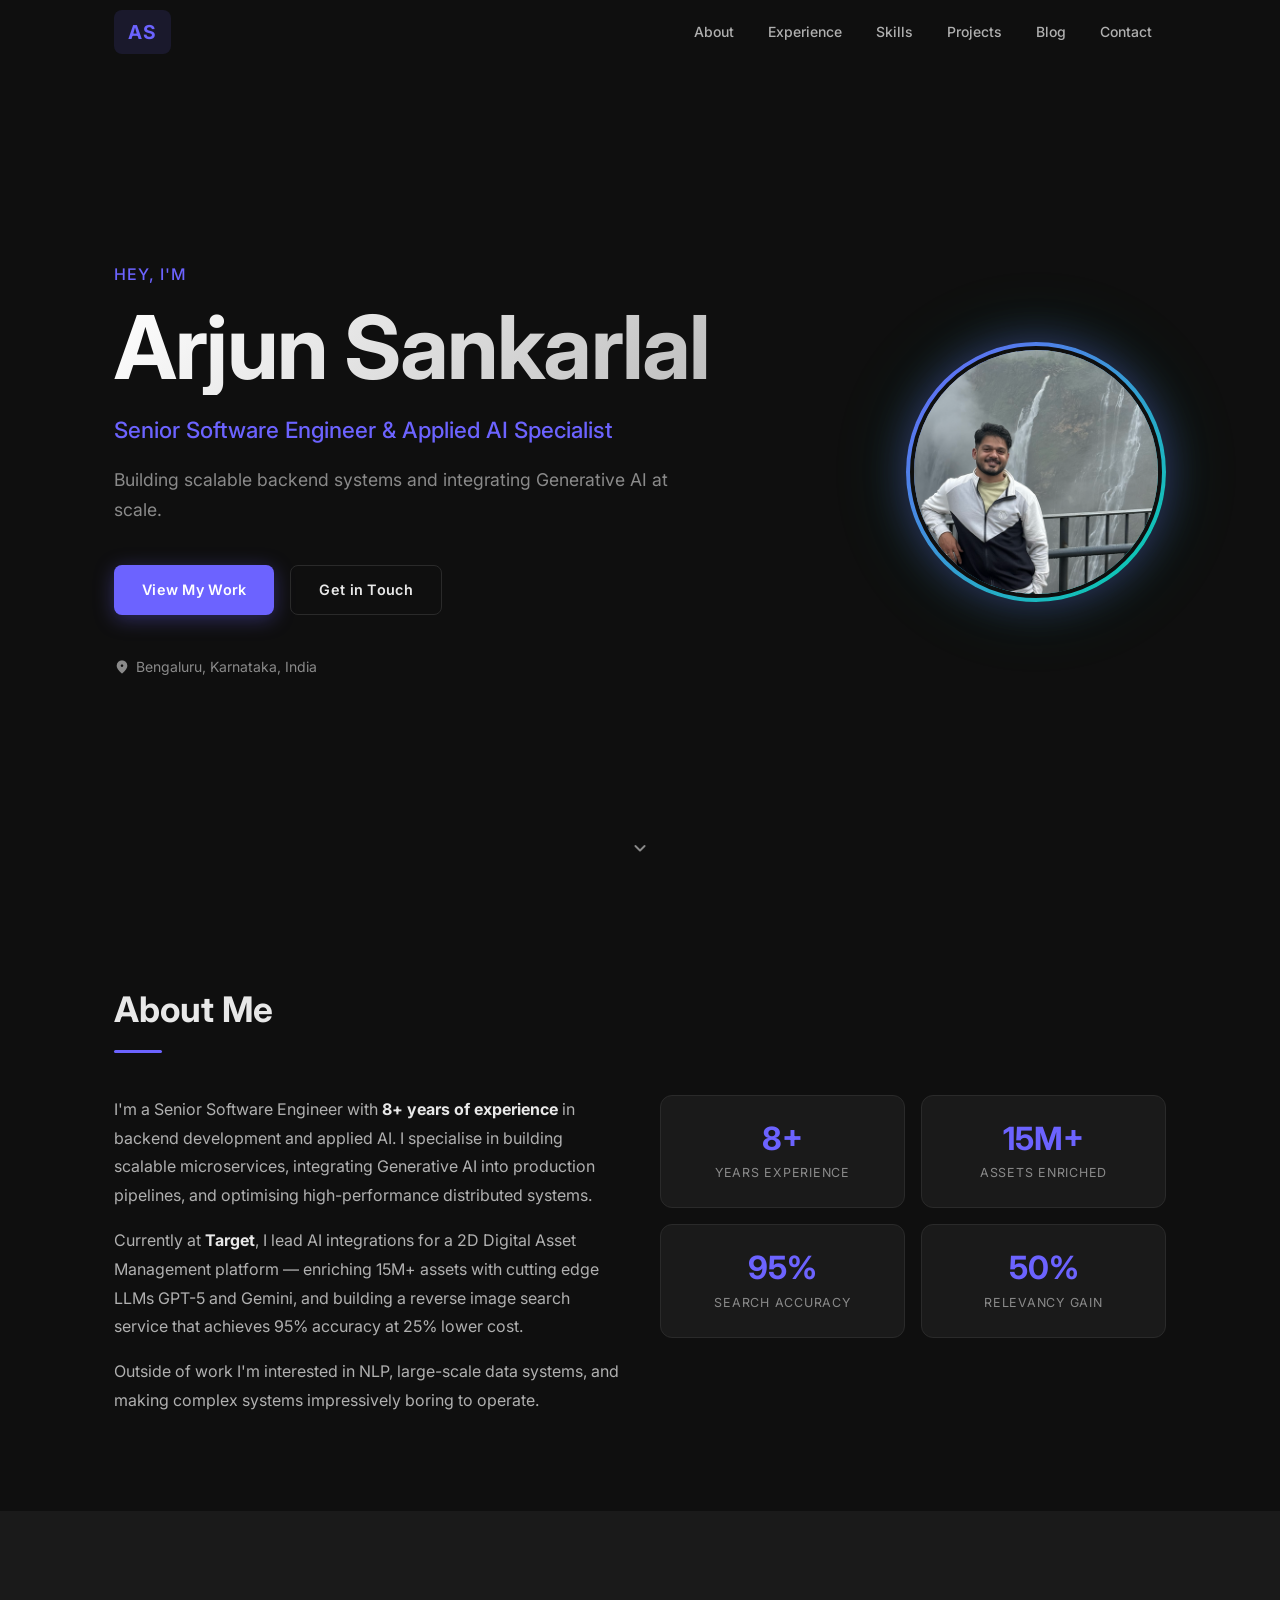
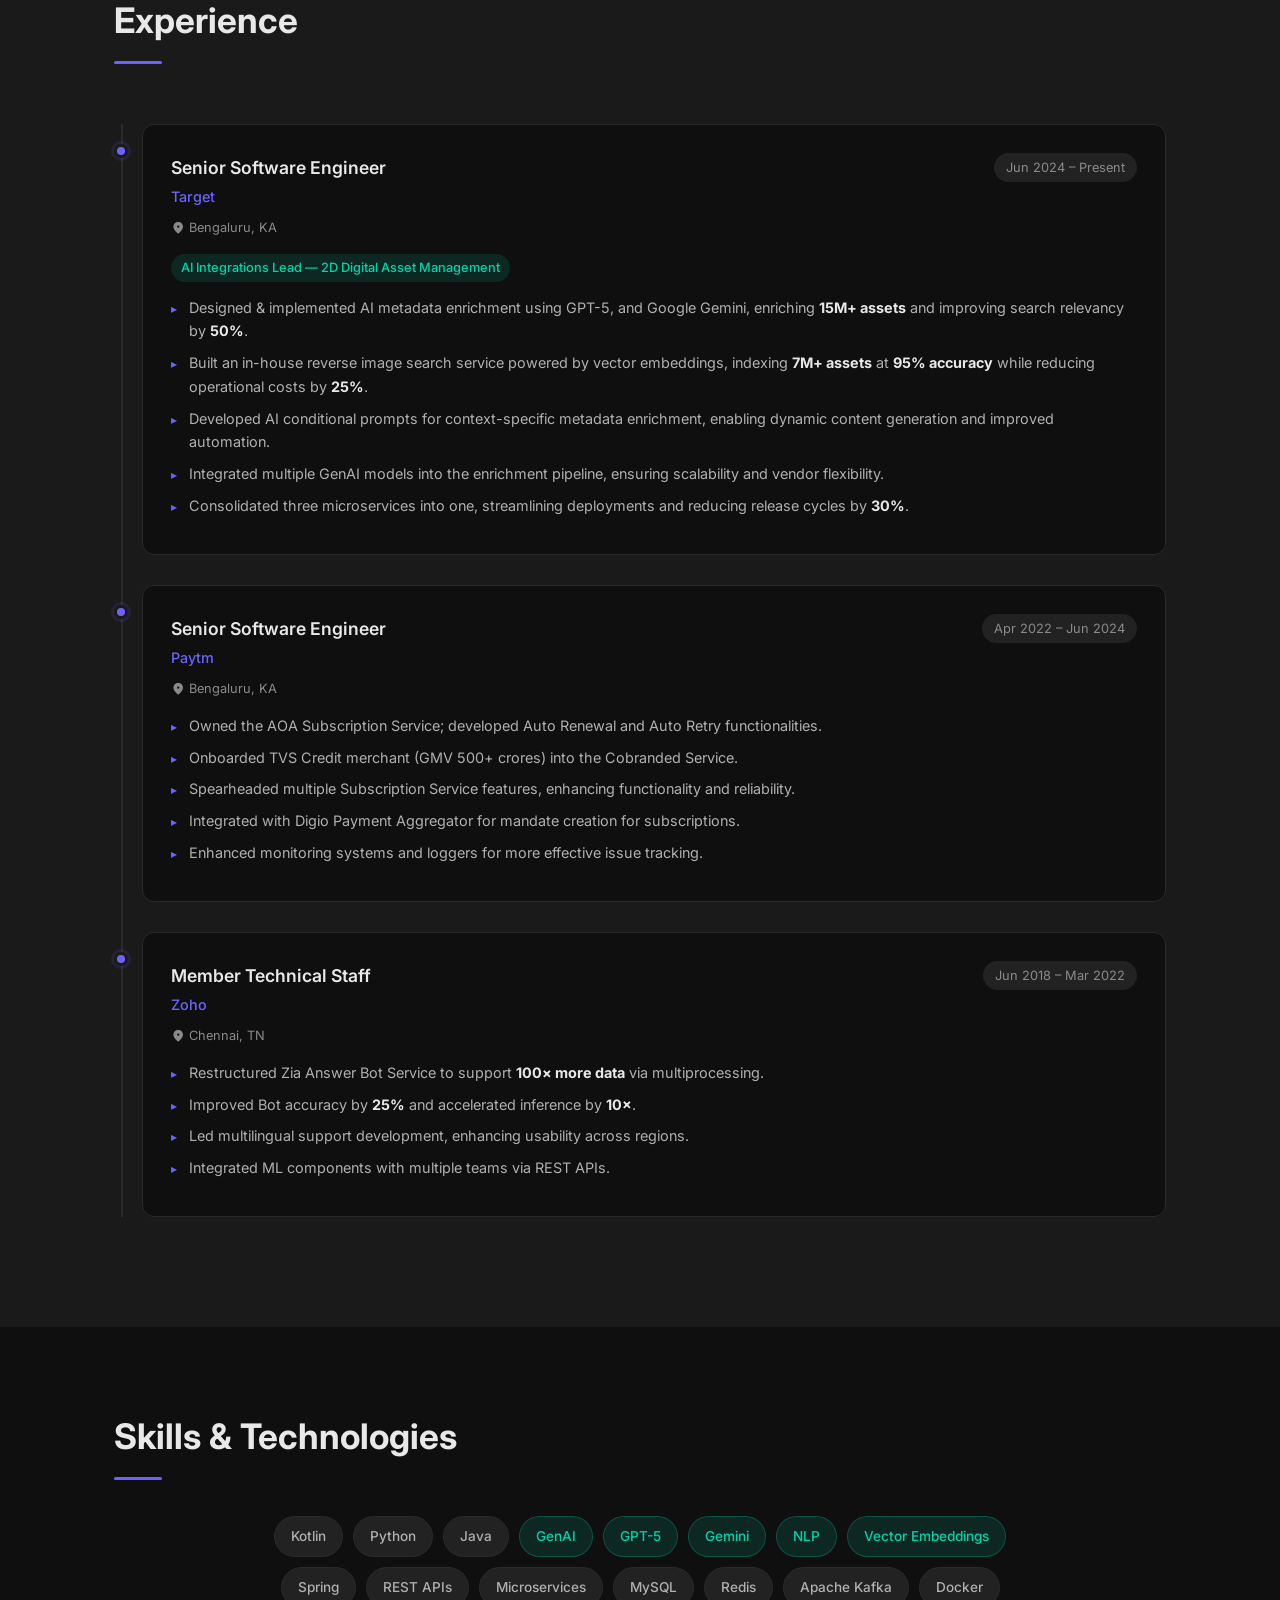
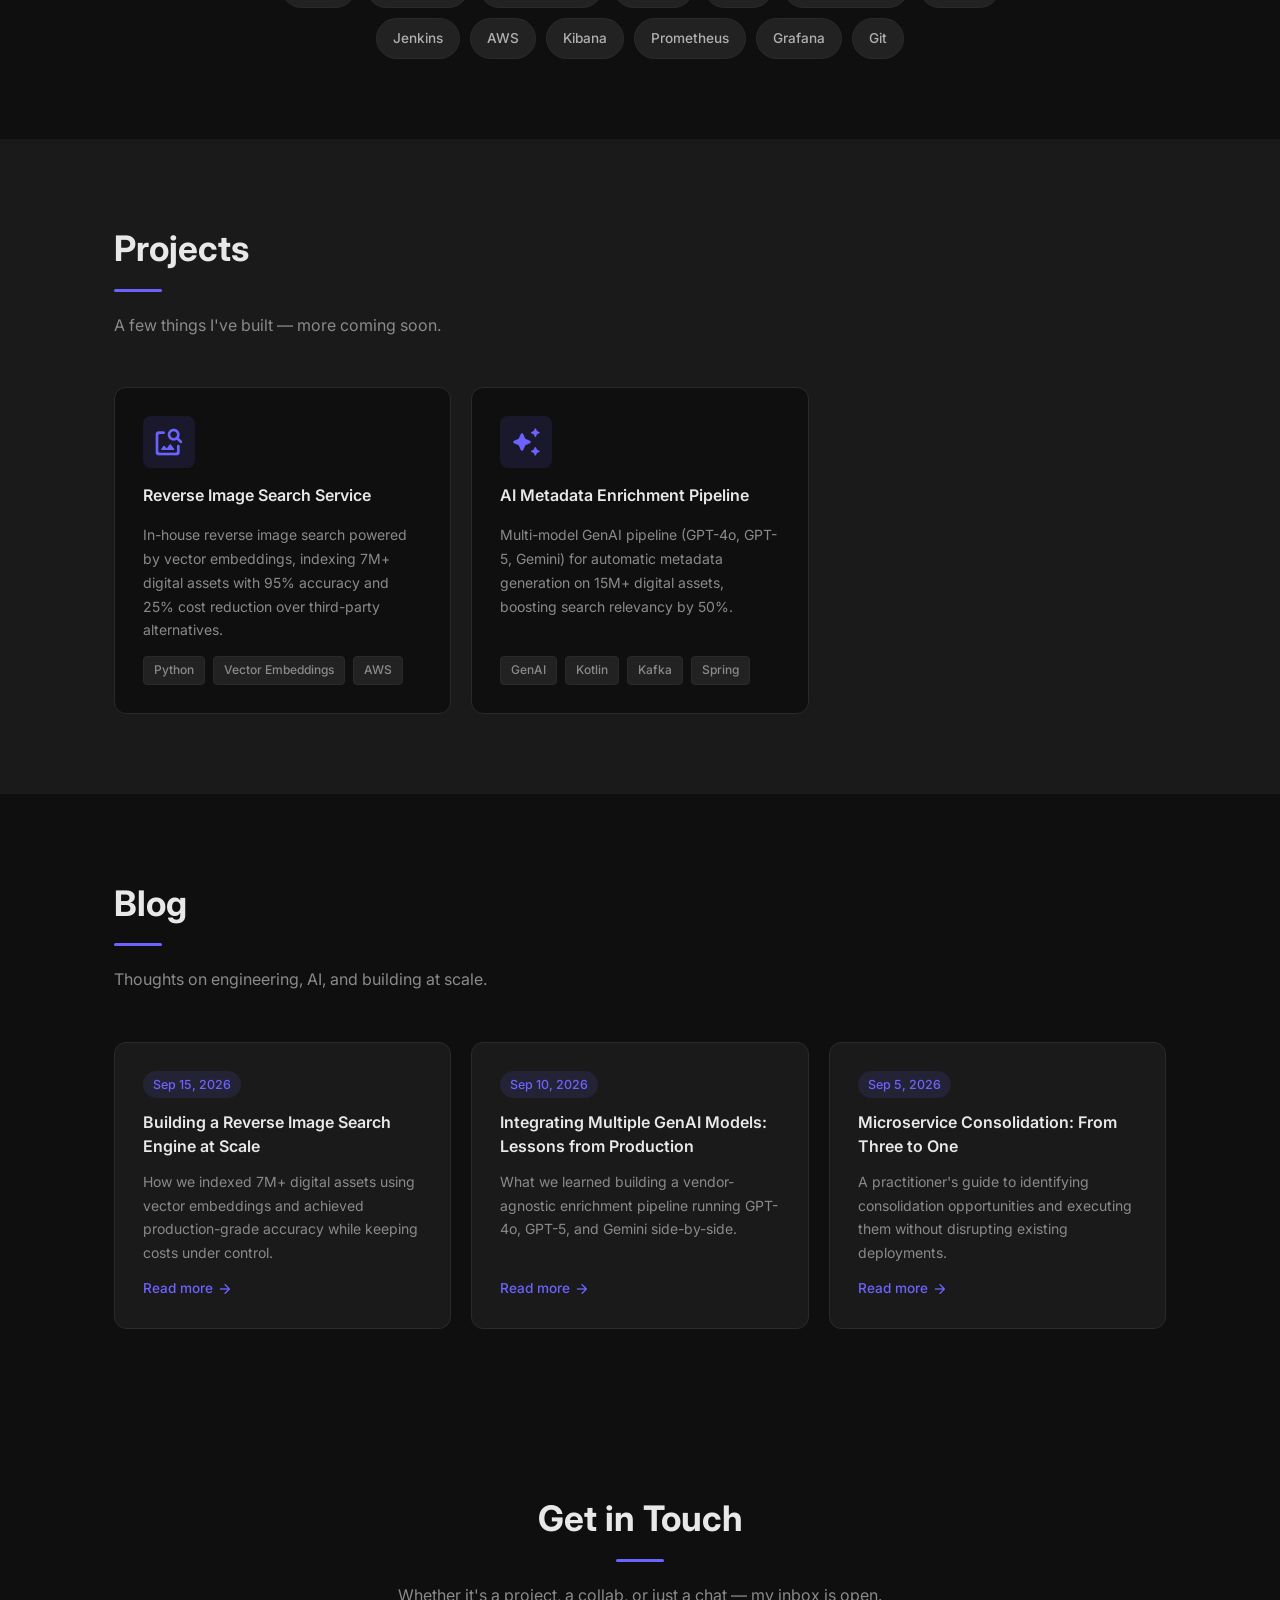
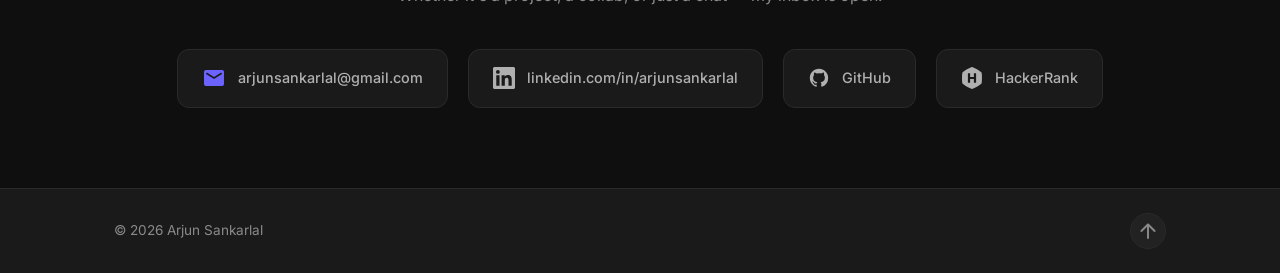
<file: index.html>
<!DOCTYPE html>
<html lang="en">
<head>
  <meta charset="UTF-8" />
  <meta name="viewport" content="width=device-width, initial-scale=1.0" />
  <meta name="description" content="Arjun Sankarlal — Senior Software Engineer specialising in backend development and applied AI." />
  <title>Arjun Sankarlal</title>
  <link rel="preconnect" href="https://fonts.googleapis.com" />
  <link rel="preconnect" href="https://fonts.gstatic.com" crossorigin />
  <link href="https://fonts.googleapis.com/css2?family=Inter:wght@300;400;500;600;700&display=swap" rel="stylesheet" />
  <link href="https://fonts.googleapis.com/icon?family=Material+Icons+Round" rel="stylesheet" />
  <link rel="stylesheet" href="style.css" />
</head>
<body>
  <header class="site-header" id="site-header">
    <nav class="nav-inner">
      <a href="#hero" class="nav-logo">AS</a>
      <button class="nav-hamburger" id="nav-hamburger" aria-label="Toggle menu">
        <span class="material-icons-round">menu</span>
      </button>
      <ul class="nav-links" id="nav-links">
        <li><a href="#about"      class="nav-link">About</a></li>
        <li><a href="#experience" class="nav-link">Experience</a></li>
        <li><a href="#skills"     class="nav-link">Skills</a></li>
        <li><a href="#projects"   class="nav-link">Projects</a></li>
        <li><a href="#blogs"      class="nav-link">Blog</a></li>
        <li><a href="#contact"    class="nav-link">Contact</a></li>
      </ul>
    </nav>
  </header>

  <main>
    <section id="hero" class="hero">
      <div class="hero-layout">
        <div class="hero-content">
          <p class="hero-eyebrow">Hey, I'm</p>
          <h1 class="hero-name">Arjun Sankarlal</h1>
          <p class="hero-title">Senior Software Engineer &amp; Applied AI Specialist</p>
          <p class="hero-sub">Building scalable backend systems and integrating Generative AI at scale.</p>
          <div class="hero-cta">
            <a href="#experience" class="btn btn-primary">View My Work</a>
            <a href="#contact"    class="btn btn-outline">Get in Touch</a>
          </div>
          <div class="hero-location">
            <span class="material-icons-round" aria-hidden="true">location_on</span>
            Bengaluru, Karnataka, India
          </div>
        </div>
        <div class="hero-photo-wrap">
          <div class="hero-photo-ring">
            <img src="arjun.png" alt="Arjun Sankarlal" class="hero-photo" width="340" height="340" />
          </div>
        </div>
      </div>
      <div class="hero-scroll-hint" aria-hidden="true">
        <span class="material-icons-round">keyboard_arrow_down</span>
      </div>
    </section>

    <section id="about" class="section">
      <div class="container">
        <h2 class="section-title">About Me</h2>
        <div class="about-grid">
          <div class="about-text">
            <p>I'm a Senior Software Engineer with <strong>8+ years of experience</strong> in backend development and applied AI. I specialise in building scalable microservices, integrating Generative AI into production pipelines, and optimising high-performance distributed systems.</p>
            <p>Currently at <strong>Target</strong>, I lead AI integrations for a 2D Digital Asset Management platform — enriching 15M+ assets with cutting edge LLMs GPT-5 and Gemini, and building a reverse image search service that achieves 95% accuracy at 25% lower cost.</p>
            <p>Outside of work I'm interested in NLP, large-scale data systems, and making complex systems impressively boring to operate.</p>
          </div>
          <div class="about-stats">
            <div class="stat-card reveal"><span class="stat-number">8+</span><span class="stat-label">Years Experience</span></div>
            <div class="stat-card reveal"><span class="stat-number">15M+</span><span class="stat-label">Assets Enriched</span></div>
            <div class="stat-card reveal"><span class="stat-number">95%</span><span class="stat-label">Search Accuracy</span></div>
            <div class="stat-card reveal"><span class="stat-number">50%</span><span class="stat-label">Relevancy Gain</span></div>
          </div>
        </div>
      </div>
    </section>

    <section id="experience" class="section section-alt">
      <div class="container">
        <h2 class="section-title">Experience</h2>
        <div class="timeline">

          <div class="timeline-item reveal">
            <div class="timeline-marker"></div>
            <div class="timeline-card">
              <div class="timeline-header">
                <div>
                  <h3 class="timeline-role">Senior Software Engineer</h3>
                  <p class="timeline-company">Target</p>
                </div>
                <span class="timeline-period">Jun 2024 – Present</span>
              </div>
              <p class="timeline-location"><span class="material-icons-round">location_on</span> Bengaluru, KA</p>
              <p class="timeline-tag-label">AI Integrations Lead — 2D Digital Asset Management</p>
              <ul class="timeline-bullets">
                <li>Designed &amp; implemented AI metadata enrichment using GPT-5, and Google Gemini, enriching <strong>15M+ assets</strong> and improving search relevancy by <strong>50%</strong>.</li>
                <li>Built an in-house reverse image search service powered by vector embeddings, indexing <strong>7M+ assets</strong> at <strong>95% accuracy</strong> while reducing operational costs by <strong>25%</strong>.</li>
                <li>Developed AI conditional prompts for context-specific metadata enrichment, enabling dynamic content generation and improved automation.</li>
                <li>Integrated multiple GenAI models into the enrichment pipeline, ensuring scalability and vendor flexibility.</li>
                <li>Consolidated three microservices into one, streamlining deployments and reducing release cycles by <strong>30%</strong>.</li>
              </ul>
            </div>
          </div>

          <div class="timeline-item reveal">
            <div class="timeline-marker"></div>
            <div class="timeline-card">
              <div class="timeline-header">
                <div>
                  <h3 class="timeline-role">Senior Software Engineer</h3>
                  <p class="timeline-company">Paytm</p>
                </div>
                <span class="timeline-period">Apr 2022 – Jun 2024</span>
              </div>
              <p class="timeline-location"><span class="material-icons-round">location_on</span> Bengaluru, KA</p>
              <ul class="timeline-bullets">
                <li>Owned the AOA Subscription Service; developed Auto Renewal and Auto Retry functionalities.</li>
                <li>Onboarded TVS Credit merchant (GMV 500+ crores) into the Cobranded Service.</li>
                <li>Spearheaded multiple Subscription Service features, enhancing functionality and reliability.</li>
                <li>Integrated with Digio Payment Aggregator for mandate creation for subscriptions.</li>
                <li>Enhanced monitoring systems and loggers for more effective issue tracking.</li>
              </ul>
            </div>
          </div>

          <div class="timeline-item reveal">
            <div class="timeline-marker"></div>
            <div class="timeline-card">
              <div class="timeline-header">
                <div>
                  <h3 class="timeline-role">Member Technical Staff</h3>
                  <p class="timeline-company">Zoho</p>
                </div>
                <span class="timeline-period">Jun 2018 – Mar 2022</span>
              </div>
              <p class="timeline-location"><span class="material-icons-round">location_on</span> Chennai, TN</p>
              <ul class="timeline-bullets">
                <li>Restructured Zia Answer Bot Service to support <strong>100× more data</strong> via multiprocessing.</li>
                <li>Improved Bot accuracy by <strong>25%</strong> and accelerated inference by <strong>10×</strong>.</li>
                <li>Led multilingual support development, enhancing usability across regions.</li>
                <li>Integrated ML components with multiple teams via REST APIs.</li>
              </ul>
            </div>
          </div>

        </div>
      </div>
    </section>

    <section id="skills" class="section">
      <div class="container">
        <h2 class="section-title">Skills &amp; Technologies</h2>
        <div class="skills-cloud reveal">
          <span class="skill-tag">Kotlin</span>
          <span class="skill-tag">Python</span>
          <span class="skill-tag">Java</span>
          <span class="skill-tag skill-tag-accent">GenAI</span>
          <span class="skill-tag skill-tag-accent">GPT-5</span>
          <span class="skill-tag skill-tag-accent">Gemini</span>
          <span class="skill-tag skill-tag-accent">NLP</span>
          <span class="skill-tag skill-tag-accent">Vector Embeddings</span>
          <span class="skill-tag">Spring</span>
          <span class="skill-tag">REST APIs</span>
          <span class="skill-tag">Microservices</span>
          <span class="skill-tag">MySQL</span>
          <span class="skill-tag">Redis</span>
          <span class="skill-tag">Apache Kafka</span>
          <span class="skill-tag">Docker</span>
          <span class="skill-tag">Jenkins</span>
          <span class="skill-tag">AWS</span>
          <span class="skill-tag">Kibana</span>
          <span class="skill-tag">Prometheus</span>
          <span class="skill-tag">Grafana</span>
          <span class="skill-tag">Git</span>
        </div>
      </div>
    </section>

    <section id="projects" class="section section-alt">
      <div class="container">
        <h2 class="section-title">Projects</h2>
        <p class="section-sub">A few things I've built — more coming soon.</p>
        <div class="projects-grid">
          <article class="project-card reveal">
            <div class="project-card-header">
              <span class="material-icons-round project-icon">image_search</span>
            </div>
            <h3 class="project-title">Reverse Image Search Service</h3>
            <p class="project-desc">In-house reverse image search powered by vector embeddings, indexing 7M+ digital assets with 95% accuracy and 25% cost reduction over third-party alternatives.</p>
            <div class="project-tags"><span class="tag">Python</span><span class="tag">Vector Embeddings</span><span class="tag">AWS</span></div>
          </article>
          <article class="project-card reveal">
            <div class="project-card-header">
              <span class="material-icons-round project-icon">auto_awesome</span>
            </div>
            <h3 class="project-title">AI Metadata Enrichment Pipeline</h3>
            <p class="project-desc">Multi-model GenAI pipeline (GPT-4o, GPT-5, Gemini) for automatic metadata generation on 15M+ digital assets, boosting search relevancy by 50%.</p>
            <div class="project-tags"><span class="tag">GenAI</span><span class="tag">Kotlin</span><span class="tag">Kafka</span><span class="tag">Spring</span></div>
          </article>
        </div>
      </div>
    </section>

    <section id="blogs" class="section">
      <div class="container">
        <h2 class="section-title">Blog</h2>
        <p class="section-sub">Thoughts on engineering, AI, and building at scale.</p>
        <div class="blog-grid">
          <article class="blog-card reveal">
            <div class="blog-meta"><span class="blog-date">Sep 15, 2026</span></div>
            <h3 class="blog-title">Building a Reverse Image Search Engine at Scale</h3>
            <p class="blog-excerpt">How we indexed 7M+ digital assets using vector embeddings and achieved production-grade accuracy while keeping costs under control.</p>
            <a href="blog/reverse-image-search.html" class="blog-link">Read more <span class="material-icons-round">arrow_forward</span></a>
          </article>
          <article class="blog-card reveal">
            <div class="blog-meta"><span class="blog-date">Sep 10, 2026</span></div>
            <h3 class="blog-title">Integrating Multiple GenAI Models: Lessons from Production</h3>
            <p class="blog-excerpt">What we learned building a vendor-agnostic enrichment pipeline running GPT-4o, GPT-5, and Gemini side-by-side.</p>
            <a href="blog/genai-integration.html" class="blog-link">Read more <span class="material-icons-round">arrow_forward</span></a>
          </article>
          <article class="blog-card reveal">
            <div class="blog-meta"><span class="blog-date">Sep 5, 2026</span></div>
            <h3 class="blog-title">Microservice Consolidation: From Three to One</h3>
            <p class="blog-excerpt">A practitioner's guide to identifying consolidation opportunities and executing them without disrupting existing deployments.</p>
            <a href="blog/microservice-consolidation.html" class="blog-link">Read more <span class="material-icons-round">arrow_forward</span></a>
          </article>
        </div>
      </div>
    </section>

    <section id="contact" class="section">
      <div class="container contact-container">
        <h2 class="section-title">Get in Touch</h2>
        <p class="section-sub">Whether it's a project, a collab, or just a chat — my inbox is open.</p>
        <div class="contact-links reveal">
          <a href="mailto:arjunsankarlal@gmail.com" class="contact-card">
            <span class="material-icons-round">email</span>
            <span>arjunsankarlal@gmail.com</span>
          </a>
          <a href="https://linkedin.com/in/arjunsankarlal/" target="_blank" rel="noopener noreferrer" class="contact-card">
            <svg width="22" height="22" viewBox="0 0 24 24" fill="currentColor"><path d="M20.447 20.452h-3.554v-5.569c0-1.328-.027-3.037-1.852-3.037-1.853 0-2.136 1.445-2.136 2.939v5.667H9.351V9h3.414v1.561h.046c.477-.9 1.637-1.85 3.37-1.85 3.601 0 4.267 2.37 4.267 5.455v6.286zM5.337 7.433a2.062 2.062 0 01-2.063-2.065 2.064 2.064 0 112.063 2.065zm1.782 13.019H3.555V9h3.564v11.452zM22.225 0H1.771C.792 0 0 .774 0 1.729v20.542C0 23.227.792 24 1.771 24h20.451C23.2 24 24 23.227 24 22.271V1.729C24 .774 23.2 0 22.222 0h.003z"/></svg>
            <span>linkedin.com/in/arjunsankarlal</span>
          </a>
          <a href="https://github.com/Arjunsankarlal" target="_blank" rel="noopener noreferrer" class="contact-card">
            <svg width="22" height="22" viewBox="0 0 24 24" fill="currentColor"><path d="M12 2C6.477 2 2 6.484 2 12.017c0 4.425 2.865 8.18 6.839 9.504.5.092.682-.217.682-.483 0-.237-.008-.868-.013-1.703-2.782.605-3.369-1.343-3.369-1.343-.454-1.158-1.11-1.466-1.11-1.466-.908-.62.069-.608.069-.608 1.003.07 1.531 1.032 1.531 1.032.892 1.53 2.341 1.088 2.91.832.092-.647.35-1.088.636-1.338-2.22-.253-4.555-1.113-4.555-4.951 0-1.093.39-1.988 1.029-2.688-.103-.253-.446-1.272.098-2.65 0 0 .84-.27 2.75 1.026A9.564 9.564 0 0112 6.844c.85.004 1.705.115 2.504.337 1.909-1.296 2.747-1.027 2.747-1.027.546 1.379.202 2.398.1 2.651.64.7 1.028 1.595 1.028 2.688 0 3.848-2.339 4.695-4.566 4.943.359.309.678.92.678 1.855 0 1.338-.012 2.419-.012 2.747 0 .268.18.58.688.482A10.019 10.019 0 0022 12.017C22 6.484 17.522 2 12 2z"/></svg>
            <span>GitHub</span>
          </a>
          <a href="https://www.hackerrank.com/profile/arjunsankarlal" target="_blank" rel="noopener noreferrer" class="contact-card">
            <svg width="22" height="22" viewBox="0 0 24 24" fill="currentColor"><path d="M12 0c1.285 0 9.75 4.886 10.392 6 .645 1.115.645 10.885 0 12S13.287 24 12 24C10.715 24 2.25 19.114 1.608 18 .963 16.886.963 7.114 1.608 6 2.25 4.886 10.715 0 12 0zm2.295 6.799c-.141 0-.258.115-.258.258v3.875H9.963V7.057a.258.258 0 00-.258-.258h-1.92a.258.258 0 00-.258.258v9.886c0 .143.115.258.258.258h1.92a.258.258 0 00.258-.258v-3.9h4.074v3.9c0 .143.117.258.258.258h1.921a.258.258 0 00.258-.258V7.057a.258.258 0 00-.258-.258h-1.921z"/></svg>
            <span>HackerRank</span>
          </a>
        </div>
      </div>
    </section>
  </main>

  <footer class="site-footer">
    <div class="container footer-inner">
      <p>&copy; <span id="footer-year"></span> Arjun Sankarlal</p>
      <a href="#hero" class="back-to-top" aria-label="Back to top">
        <span class="material-icons-round">arrow_upward</span>
      </a>
    </div>
  </footer>

  <script src="main.js"></script>
</body>
</html>
</file>
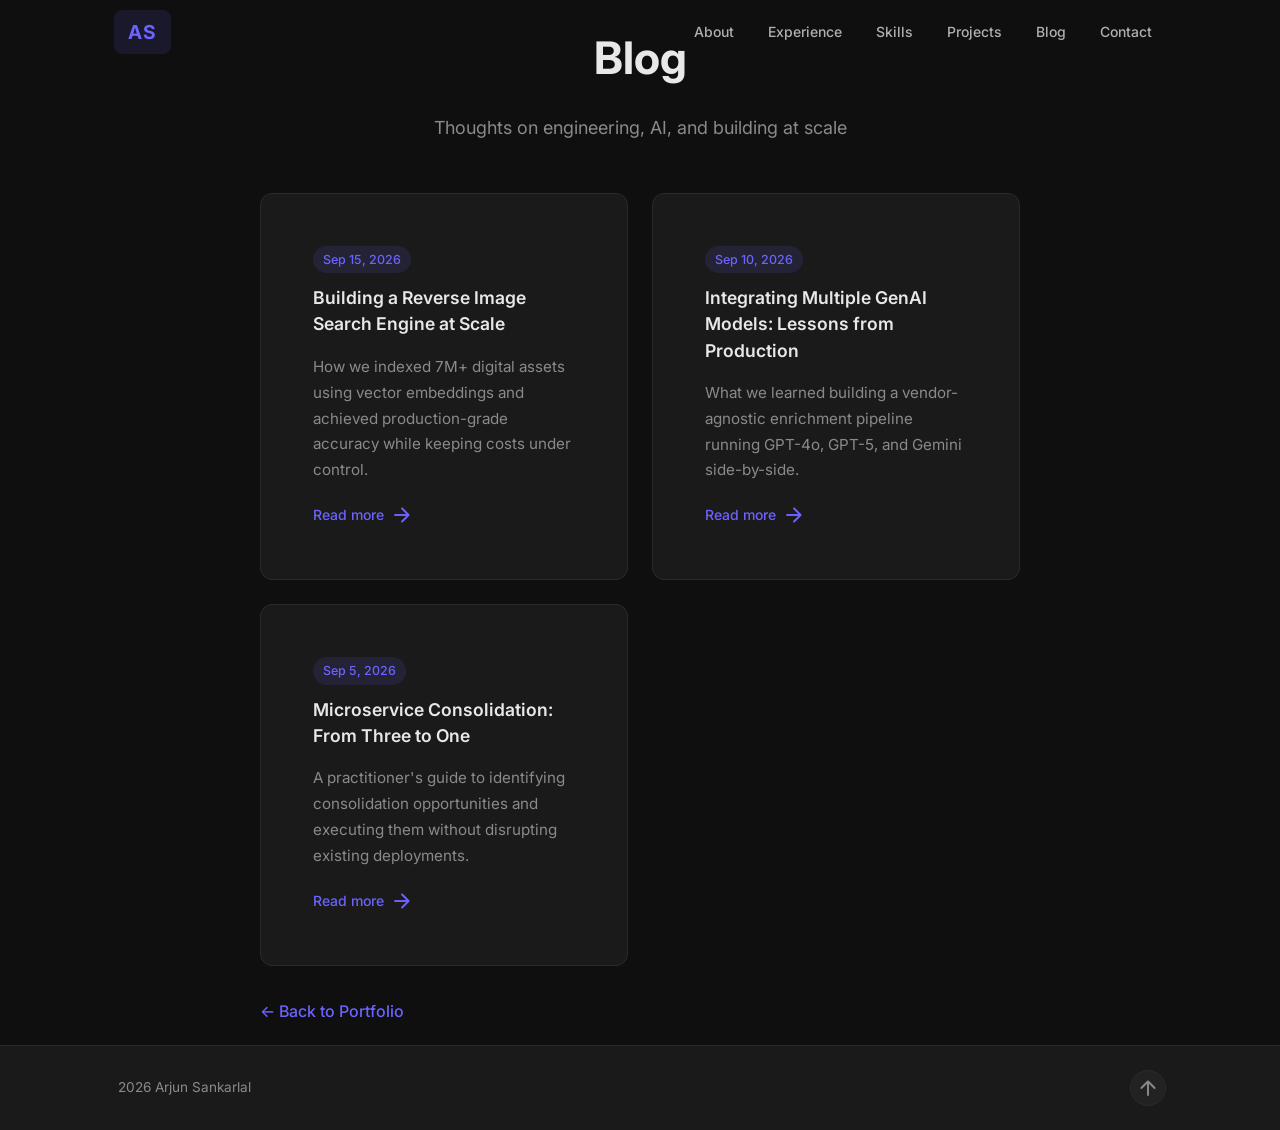
<file: blog/index.html>
<!DOCTYPE html>
<html lang="en">
<head>
  <meta charset="UTF-8" />
  <meta name="viewport" content="width=device-width, initial-scale=1.0" />
  <meta name="description" content="Arjun Sankarlal's Blog - Thoughts on engineering, AI, and building at scale" />
  <title>Blog | Arjun Sankarlal</title>
  <link rel="preconnect" href="https://fonts.googleapis.com" />
  <link rel="preconnect" href="https://fonts.gstatic.com" crossorigin />
  <link href="https://fonts.googleapis.com/css2?family=Inter:wght@300;400;500;600;700&display=swap" rel="stylesheet" />
  <link href="https://fonts.googleapis.com/icon?family=Material+Icons+Round" rel="stylesheet" />
  <link rel="stylesheet" href="../style.css" />
  <style>
    .blog-index {
      max-width: 800px;
      margin: 0 auto;
      padding: 20px;
    }
    .blog-index-header {
      text-align: center;
      margin-bottom: 48px;
    }
    .blog-index-title {
      font-size: clamp(2rem, 5vw, 2.8rem);
      font-weight: 700;
      color: var(--clr-text);
      margin-bottom: 16px;
    }
    .blog-index-subtitle {
      font-size: 1.125rem;
      color: var(--clr-text-muted);
      line-height: 1.8;
      max-width: 600px;
      margin: 0 auto;
    }
    .blog-grid {
      display: grid;
      gap: 24px;
      margin-top: 32px;
    }
    @media (min-width: 768px) {
      .blog-grid {
        grid-template-columns: repeat(auto-fill, minmax(300px, 1fr));
      }
    }
    .blog-card {
      background: var(--clr-surface);
      border: 1px solid var(--clr-border);
      border-radius: var(--radius-m);
      overflow: hidden;
      transition: transform var(--transition), box-shadow var(--transition);
      display: flex;
      flex-direction: column;
    }
    .blog-card:hover {
      transform: translateY(-4px);
      box-shadow: var(--shadow-hover);
    }
    .blog-card-content {
      flex: 1;
      padding: 24px;
      display: flex;
      flex-direction: column;
    }
    .blog-card-meta {
      display: flex;
      align-items: center;
      gap: 10px;
      margin-bottom: 12px;
    }
    .blog-card-date {
      font-size: 0.78rem;
      color: var(--clr-primary);
      background: var(--clr-primary-dim);
      padding: 3px 10px;
      border-radius: 99px;
      font-weight: 500;
    }
    .blog-card-title {
      font-size: 1.1rem;
      font-weight: 600;
      color: var(--clr-text);
      line-height: 1.5;
      margin-bottom: 16px;
      flex-grow: 1;
    }
    .blog-card-excerpt {
      font-size: 0.95rem;
      color: var(--clr-text-muted);
      line-height: 1.7;
      margin-bottom: 20px;
      flex-grow: 1;
    }
    .blog-card-link {
      display: inline-flex;
      align-items: center;
      gap: 6px;
      font-size: 0.875rem;
      font-weight: 500;
      color: var(--clr-primary);
      margin-top: auto;
    }
    .blog-card-link:hover {
      text-decoration: underline;
    }
    .back-to-portfolio {
      display: inline-block;
      margin-top: 32px;
      color: var(--clr-primary);
      font-weight: 500;
      text-decoration: none;
    }
    .back-to-portfolio:hover {
      text-decoration: underline;
    }
    @media (max-width: 480px) {
      .blog-index {
        padding: 16px;
      }
      .blog-index-title {
        font-size: 1.8rem;
      }
    }
  </style>
</head>
<body>
  <!-- Header and Nav from main site -->
  <header class="site-header" id="site-header">
    <nav class="nav-inner">
      <a href="../index.html#hero" class="nav-logo">AS</a>
      <button class="nav-hamburger" id="nav-hamburger" aria-label="Toggle menu">
        <span class="material-icons-round">menu</span>
      </button>
      <ul class="nav-links" id="nav-links">
        <li><a href="../index.html#about" class="nav-link">About</a></li>
        <li><a href="../index.html#experience" class="nav-link">Experience</a></li>
        <li><a href="../index.html#skills" class="nav-link">Skills</a></li>
        <li><a href="../index.html#projects" class="nav-link">Projects</a></li>
        <li><a href="../index.html#blogs" class="nav-link active">Blog</a></li>
        <li><a href="../index.html#contact" class="nav-link">Contact</a></li>
      </ul>
    </nav>
  </header>

  <main>
    <section class="blog-index">
      <div class="blog-index-header">
        <h1 class="blog-index-title">Blog</h1>
        <p class="blog-index-subtitle">Thoughts on engineering, AI, and building at scale</p>
      </div>

      <div class="blog-grid">
        <!-- Blog Post 1: Reverse Image Search -->
        <article class="blog-card">
          <div class="blog-card-content">
            <div class="blog-card-meta">
              <span class="blog-card-date">Sep 15, 2026</span>
            </div>
            <h3 class="blog-card-title">Building a Reverse Image Search Engine at Scale</h3>
            <p class="blog-card-excerpt">How we indexed 7M+ digital assets using vector embeddings and achieved production-grade accuracy while keeping costs under control.</p>
            <a href="reverse-image-search.html" class="blog-card-link">Read more <span class="material-icons-round">arrow_forward</span></a>
          </div>
        </article>

        <!-- Blog Post 2: GenAI Integration -->
        <article class="blog-card">
          <div class="blog-card-content">
            <div class="blog-card-meta">
              <span class="blog-card-date">Sep 10, 2026</span>
            </div>
            <h3 class="blog-card-title">Integrating Multiple GenAI Models: Lessons from Production</h3>
            <p class="blog-card-excerpt">What we learned building a vendor-agnostic enrichment pipeline running GPT-4o, GPT-5, and Gemini side-by-side.</p>
            <a href="genai-integration.html" class="blog-card-link">Read more <span class="material-icons-round">arrow_forward</span></a>
          </div>
        </article>

        <!-- Blog Post 3: Microservice Consolidation -->
        <article class="blog-card">
          <div class="blog-card-content">
            <div class="blog-card-meta">
              <span class="blog-card-date">Sep 5, 2026</span>
            </div>
            <h3 class="blog-card-title">Microservice Consolidation: From Three to One</h3>
            <p class="blog-card-excerpt">A practitioner's guide to identifying consolidation opportunities and executing them without disrupting existing deployments.</p>
            <a href="microservice-consolidation.html" class="blog-card-link">Read more <span class="material-icons-round">arrow_forward</span></a>
          </div>
        </article>
      </div>

      <a href="../index.html#blogs" class="back-to-portfolio">← Back to Portfolio</a>
    </section>
  </main>

  <!-- Footer from main site -->
  <footer class="site-footer">
    <div class="container footer-inner">
      <p>&nbsp;<span id="footer-year"></span> Arjun Sankarlal</p>
      <a href="../index.html#hero" class="back-to-top" aria-label="Back to top">
        <span class="material-icons-round">arrow_upward</span>
      </a>
    </div>
  </footer>

  <script src="../main.js"></script>
  <script>
    // Footer year
    document.getElementById('footer-year').textContent = new Date().getFullYear();

    // Scrolled header
    const header = document.getElementById('site-header');
    const onScroll = () => {
      header.classList.toggle('scrolled', window.scrollY > 20);
    };
    window.addEventListener('scroll', onScroll, { passive: true });
    onScroll();

    // Mobile nav toggle
    const hamburger = document.getElementById('nav-hamburger');
    const navLinks  = document.getElementById('nav-links');

    hamburger.addEventListener('click', () => {
      const isOpen = navLinks.classList.toggle('open');
      hamburger.setAttribute('aria-expanded', isOpen);
    });

    // Close menu when a nav link is clicked
    navLinks.querySelectorAll('.nav-link').forEach(link => {
      link.addEventListener('click', () => {
        navLinks.classList.remove('open');
        hamburger.setAttribute('aria-expanded', false);
      });
    });

    // Active nav highlight on scroll
    const sections = document.querySelectorAll('section[id]');
    const navAnchors = document.querySelectorAll('.nav-link');

    const activateNav = () => {
      let current = '';
      sections.forEach(sec => {
        if (window.scrollY >= sec.offsetTop - 100) current = sec.id;
      });
      navAnchors.forEach(a => {
        a.classList.toggle('active', a.getAttribute('href') === `#${current}`);
      });
    };
    window.addEventListener('scroll', activateNav, { passive: true });
    activateNav();

    // Intersection Observer: reveal
    const revealEls = document.querySelectorAll('.reveal');

    const revealObserver = new IntersectionObserver((entries) => {
      entries.forEach((entry, idx) => {
        if (entry.isIntersecting) {
          entry.target.classList.add('visible');
          revealObserver.unobserve(entry.target);
        }
      });
    }, { threshold: 0.12 });

    revealEls.forEach(el => revealObserver.observe(el));
  </script>
</body>
</html>
</file>
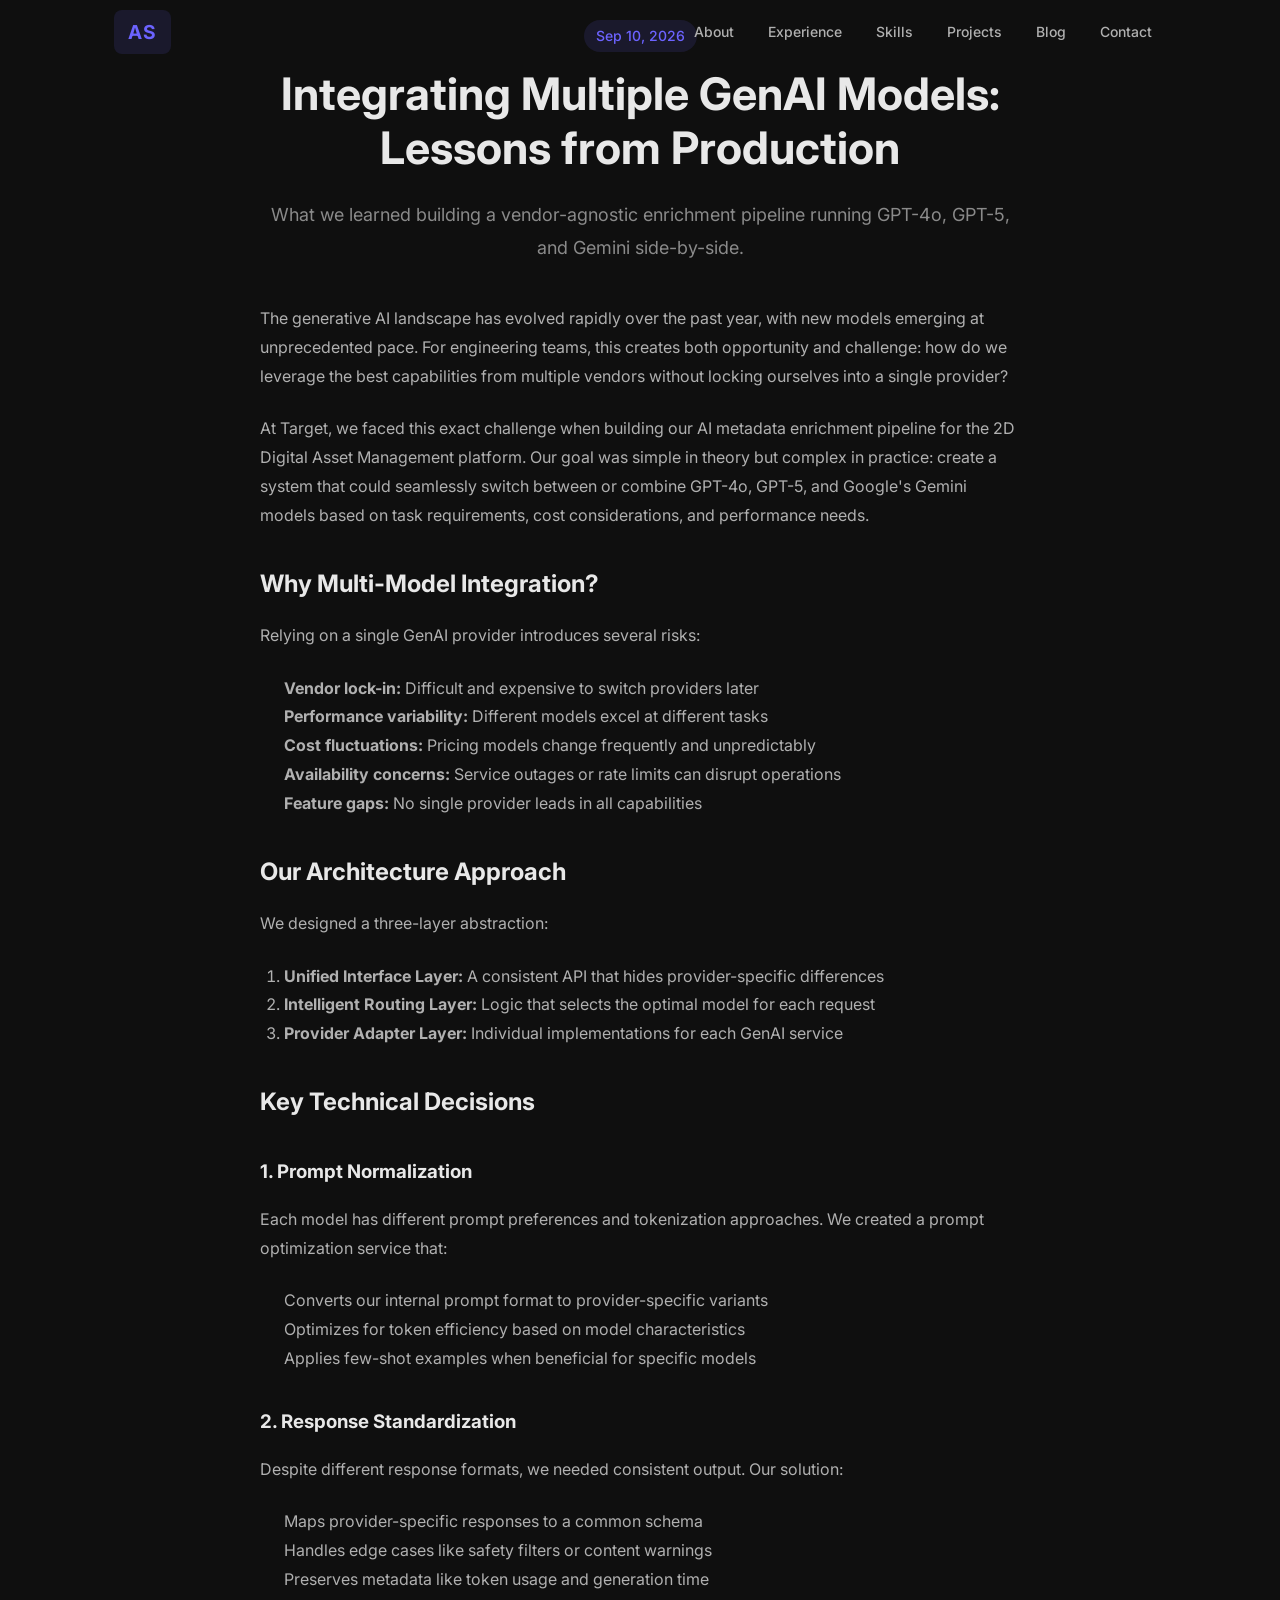
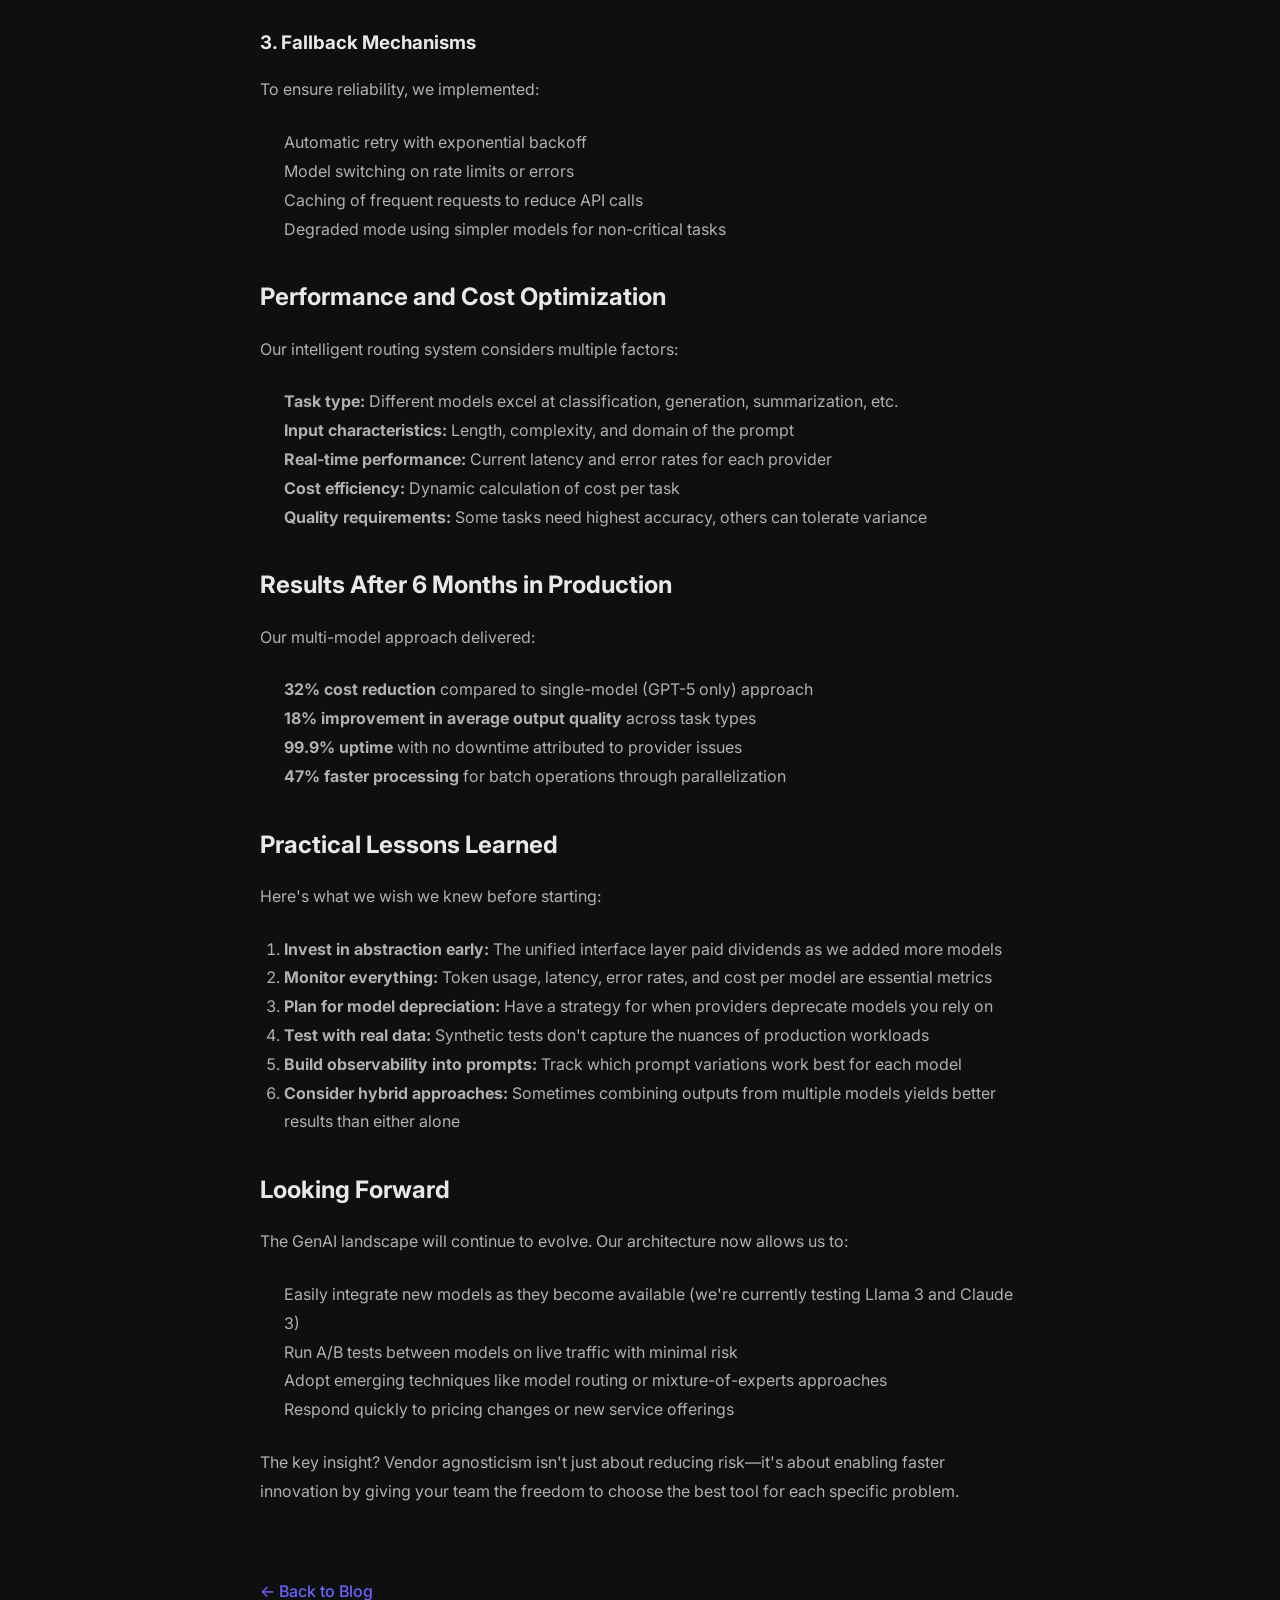
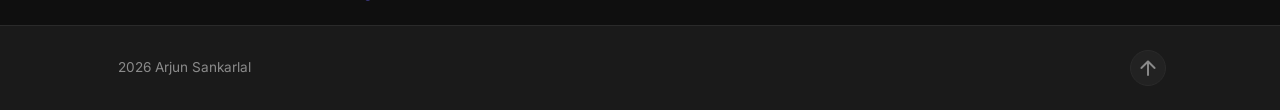
<file: blog/genai-integration.html>
<!DOCTYPE html>
<html lang="en">
<head>
  <meta charset="UTF-8" />
  <meta name="viewport" content="width=device-width, initial-scale=1.0" />
  <meta name="description" content="Integrating Multiple GenAI Models: Lessons from Production - Arjun Sankarlal" />
  <title>Integrating Multiple GenAI Models | Arjun Sankarlal</title>
  <link rel="preconnect" href="https://fonts.googleapis.com" />
  <link rel="preconnect" href="https://fonts.gstatic.com" crossorigin />
  <link href="https://fonts.googleapis.com/css2?family=Inter:wght@300;400;500;600;700&display=swap" rel="stylesheet" />
  <link href="https://fonts.googleapis.com/icon?family=Material+Icons+Round" rel="stylesheet" />
  <link rel="stylesheet" href="../style.css" />
  <style>
    .blog-post {
      max-width: 800px;
      margin: 0 auto;
      padding: 20px;
    }
    .blog-post-header {
      margin-bottom: 40px;
      text-align: center;
    }
    .blog-post-date {
      display: inline-block;
      background: var(--clr-primary-dim);
      color: var(--clr-primary);
      padding: 4px 12px;
      border-radius: 99px;
      font-size: 0.875rem;
      font-weight: 500;
      margin-bottom: 16px;
    }
    .blog-post-title {
      font-size: clamp(2rem, 5vw, 2.8rem);
      font-weight: 700;
      color: var(--clr-text);
      margin-bottom: 24px;
      line-height: 1.2;
    }
    .blog-post-excerpt {
      font-size: 1.125rem;
      color: var(--clr-text-muted);
      line-height: 1.8;
      margin-bottom: 32px;
    }
    .blog-post-content {
      font-size: 1rem;
      line-height: 1.8;
      color: var(--clr-text-sub);
    }
    .blog-post-content p {
      margin-bottom: 24px;
    }
    .blog-post-content h2, .blog-post-content h3 {
      color: var(--clr-text);
      margin-top: 32px;
      margin-bottom: 16px;
    }
    .blog-post-content ul, .blog-post-content ol {
      margin-bottom: 24px;
      padding-left: 24px;
    }
    .back-to-portfolio {
      display: inline-block;
      margin-top: 48px;
      color: var(--clr-primary);
      font-weight: 500;
      text-decoration: none;
    }
    .back-to-portfolio:hover {
      text-decoration: underline;
    }
    @media (max-width: 768px) {
      .blog-post {
        padding: 16px;
      }
      .blog-post-title {
        font-size: 1.8rem;
      }
    }
  </style>
</head>
<body>
  <!-- Header and Nav from main site -->
  <header class="site-header" id="site-header">
    <nav class="nav-inner">
      <a href="../index.html#hero" class="nav-logo">AS</a>
      <button class="nav-hamburger" id="nav-hamburger" aria-label="Toggle menu">
        <span class="material-icons-round">menu</span>
      </button>
      <ul class="nav-links" id="nav-links">
        <li><a href="../index.html#about" class="nav-link">About</a></li>
        <li><a href="../index.html#experience" class="nav-link">Experience</a></li>
        <li><a href="../index.html#skills" class="nav-link">Skills</a></li>
        <li><a href="../index.html#projects" class="nav-link">Projects</a></li>
        <li><a href="../index.html#blogs" class="nav-link active">Blog</a></li>
        <li><a href="../index.html#contact" class="nav-link">Contact</a></li>
      </ul>
    </nav>
  </header>

  <main>
    <section class="blog-post">
      <div class="blog-post-header">
        <span class="blog-post-date">Sep 10, 2026</span>
        <h1 class="blog-post-title">Integrating Multiple GenAI Models: Lessons from Production</h1>
        <p class="blog-post-excerpt">What we learned building a vendor-agnostic enrichment pipeline running GPT-4o, GPT-5, and Gemini side-by-side.</p>
      </div>

      <div class="blog-post-content">
        <p>The generative AI landscape has evolved rapidly over the past year, with new models emerging at unprecedented pace. For engineering teams, this creates both opportunity and challenge: how do we leverage the best capabilities from multiple vendors without locking ourselves into a single provider?</p>

        <p>At Target, we faced this exact challenge when building our AI metadata enrichment pipeline for the 2D Digital Asset Management platform. Our goal was simple in theory but complex in practice: create a system that could seamlessly switch between or combine GPT-4o, GPT-5, and Google's Gemini models based on task requirements, cost considerations, and performance needs.</p>

        <h2>Why Multi-Model Integration?</h2>
        <p>Relying on a single GenAI provider introduces several risks:</p>
        <ul>
          <li><strong>Vendor lock-in:</strong> Difficult and expensive to switch providers later</li>
          <li><strong>Performance variability:</strong> Different models excel at different tasks</li>
          <li><strong>Cost fluctuations:</strong> Pricing models change frequently and unpredictably</li>
          <li><strong>Availability concerns:</strong> Service outages or rate limits can disrupt operations</li>
          <li><strong>Feature gaps:</strong> No single provider leads in all capabilities</li>
        </ul>

        <h2>Our Architecture Approach</h2>
        <p>We designed a three-layer abstraction:</p>
        <ol>
          <li><strong>Unified Interface Layer:</strong> A consistent API that hides provider-specific differences</li>
          <li><strong>Intelligent Routing Layer:</strong> Logic that selects the optimal model for each request</li>
          <li><strong>Provider Adapter Layer:</strong> Individual implementations for each GenAI service</li>
        </ol>

        <h2>Key Technical Decisions</h2>
        <h3>1. Prompt Normalization</h3>
        <p>Each model has different prompt preferences and tokenization approaches. We created a prompt optimization service that:</p>
        <ul>
          <li>Converts our internal prompt format to provider-specific variants</li>
          <li>Optimizes for token efficiency based on model characteristics</li>
          <li>Applies few-shot examples when beneficial for specific models</li>
        </ul>

        <h3>2. Response Standardization</h3>
        <p>Despite different response formats, we needed consistent output. Our solution:</p>
        <ul>
          <li>Maps provider-specific responses to a common schema</li>
          <li>Handles edge cases like safety filters or content warnings</li>
          <li>Preserves metadata like token usage and generation time</li>
        </ul>

        <h3>3. Fallback Mechanisms</h3>
        <p>To ensure reliability, we implemented:</p>
        <ul>
          <li>Automatic retry with exponential backoff</li>
          <li>Model switching on rate limits or errors</li>
          <li>Caching of frequent requests to reduce API calls</li>
          <li>Degraded mode using simpler models for non-critical tasks</li>
        </ul>

        <h2>Performance and Cost Optimization</h2>
        <p>Our intelligent routing system considers multiple factors:</p>
        <ul>
          <li><strong>Task type:</strong> Different models excel at classification, generation, summarization, etc.</li>
          <li><strong>Input characteristics:</strong> Length, complexity, and domain of the prompt</li>
          <li><strong>Real-time performance:</strong> Current latency and error rates for each provider</li>
          <li><strong>Cost efficiency:</strong> Dynamic calculation of cost per task</li>
          <li><strong>Quality requirements:</strong> Some tasks need highest accuracy, others can tolerate variance</li>
        </ul>

        <h2>Results After 6 Months in Production</h2>
        <p>Our multi-model approach delivered:</p>
        <ul>
          <li><strong>32% cost reduction</strong> compared to single-model (GPT-5 only) approach</li>
          <li><strong>18% improvement in average output quality</strong> across task types</li>
          <li><strong>99.9% uptime</strong> with no downtime attributed to provider issues</li>
          <li><strong>47% faster processing</strong> for batch operations through parallelization</li>
        </ul>

        <h2>Practical Lessons Learned</h2>
        <p>Here's what we wish we knew before starting:</p>
        <ol>
          <li><strong>Invest in abstraction early:</strong> The unified interface layer paid dividends as we added more models</li>
          <li><strong>Monitor everything:</strong> Token usage, latency, error rates, and cost per model are essential metrics</li>
          <li><strong>Plan for model depreciation:</strong> Have a strategy for when providers deprecate models you rely on</li>
          <li><strong>Test with real data:</strong> Synthetic tests don't capture the nuances of production workloads</li>
          <li><strong>Build observability into prompts:</strong> Track which prompt variations work best for each model</li>
          <li><strong>Consider hybrid approaches:</strong> Sometimes combining outputs from multiple models yields better results than either alone</li>
        </ol>

        <h2>Looking Forward</h2>
        <p>The GenAI landscape will continue to evolve. Our architecture now allows us to:</p>
        <ul>
          <li>Easily integrate new models as they become available (we're currently testing Llama 3 and Claude 3)</li>
          <li>Run A/B tests between models on live traffic with minimal risk</li>
          <li>Adopt emerging techniques like model routing or mixture-of-experts approaches</li>
          <li>Respond quickly to pricing changes or new service offerings</li>
        </ul>

        <p>The key insight? Vendor agnosticism isn't just about reducing risk—it's about enabling faster innovation by giving your team the freedom to choose the best tool for each specific problem.</p>
      </div>

      <a href="../index.html#blogs" class="back-to-portfolio">← Back to Blog</a>
    </section>
  </main>

  <!-- Footer from main site -->
  <footer class="site-footer">
    <div class="container footer-inner">
      <p>&nbsp;<span id="footer-year"></span> Arjun Sankarlal</p>
      <a href="../index.html#hero" class="back-to-top" aria-label="Back to top">
        <span class="material-icons-round">arrow_upward</span>
      </a>
    </div>
  </footer>

  <script src="../main.js"></script>
  <script>
    // Footer year
    document.getElementById('footer-year').textContent = new Date().getFullYear();

    // Scrolled header
    const header = document.getElementById('site-header');
    const onScroll = () => {
      header.classList.toggle('scrolled', window.scrollY > 20);
    };
    window.addEventListener('scroll', onScroll, { passive: true });
    onScroll();

    // Mobile nav toggle
    const hamburger = document.getElementById('nav-hamburger');
    const navLinks  = document.getElementById('nav-links');

    hamburger.addEventListener('click', () => {
      const isOpen = navLinks.classList.toggle('open');
      hamburger.setAttribute('aria-expanded', isOpen);
    });

    // Close menu when a nav link is clicked
    navLinks.querySelectorAll('.nav-link').forEach(link => {
      link.addEventListener('click', () => {
        navLinks.classList.remove('open');
        hamburger.setAttribute('aria-expanded', false);
      });
    });

    // Active nav highlight on scroll
    const sections = document.querySelectorAll('section[id]');
    const navAnchors = document.querySelectorAll('.nav-link');

    const activateNav = () => {
      let current = '';
      sections.forEach(sec => {
        if (window.scrollY >= sec.offsetTop - 100) current = sec.id;
      });
      navAnchors.forEach(a => {
        a.classList.toggle('active', a.getAttribute('href') === `#${current}`);
      });
    };
    window.addEventListener('scroll', activateNav, { passive: true });
    activateNav();

    // Intersection Observer: reveal
    const revealEls = document.querySelectorAll('.reveal');

    const revealObserver = new IntersectionObserver((entries) => {
      entries.forEach((entry, idx) => {
        if (entry.isIntersecting) {
          entry.target.classList.add('visible');
          revealObserver.unobserve(entry.target);
        }
      });
    }, { threshold: 0.12 });

    revealEls.forEach(el => revealObserver.observe(el));
  </script>
</body>
</html>
</file>
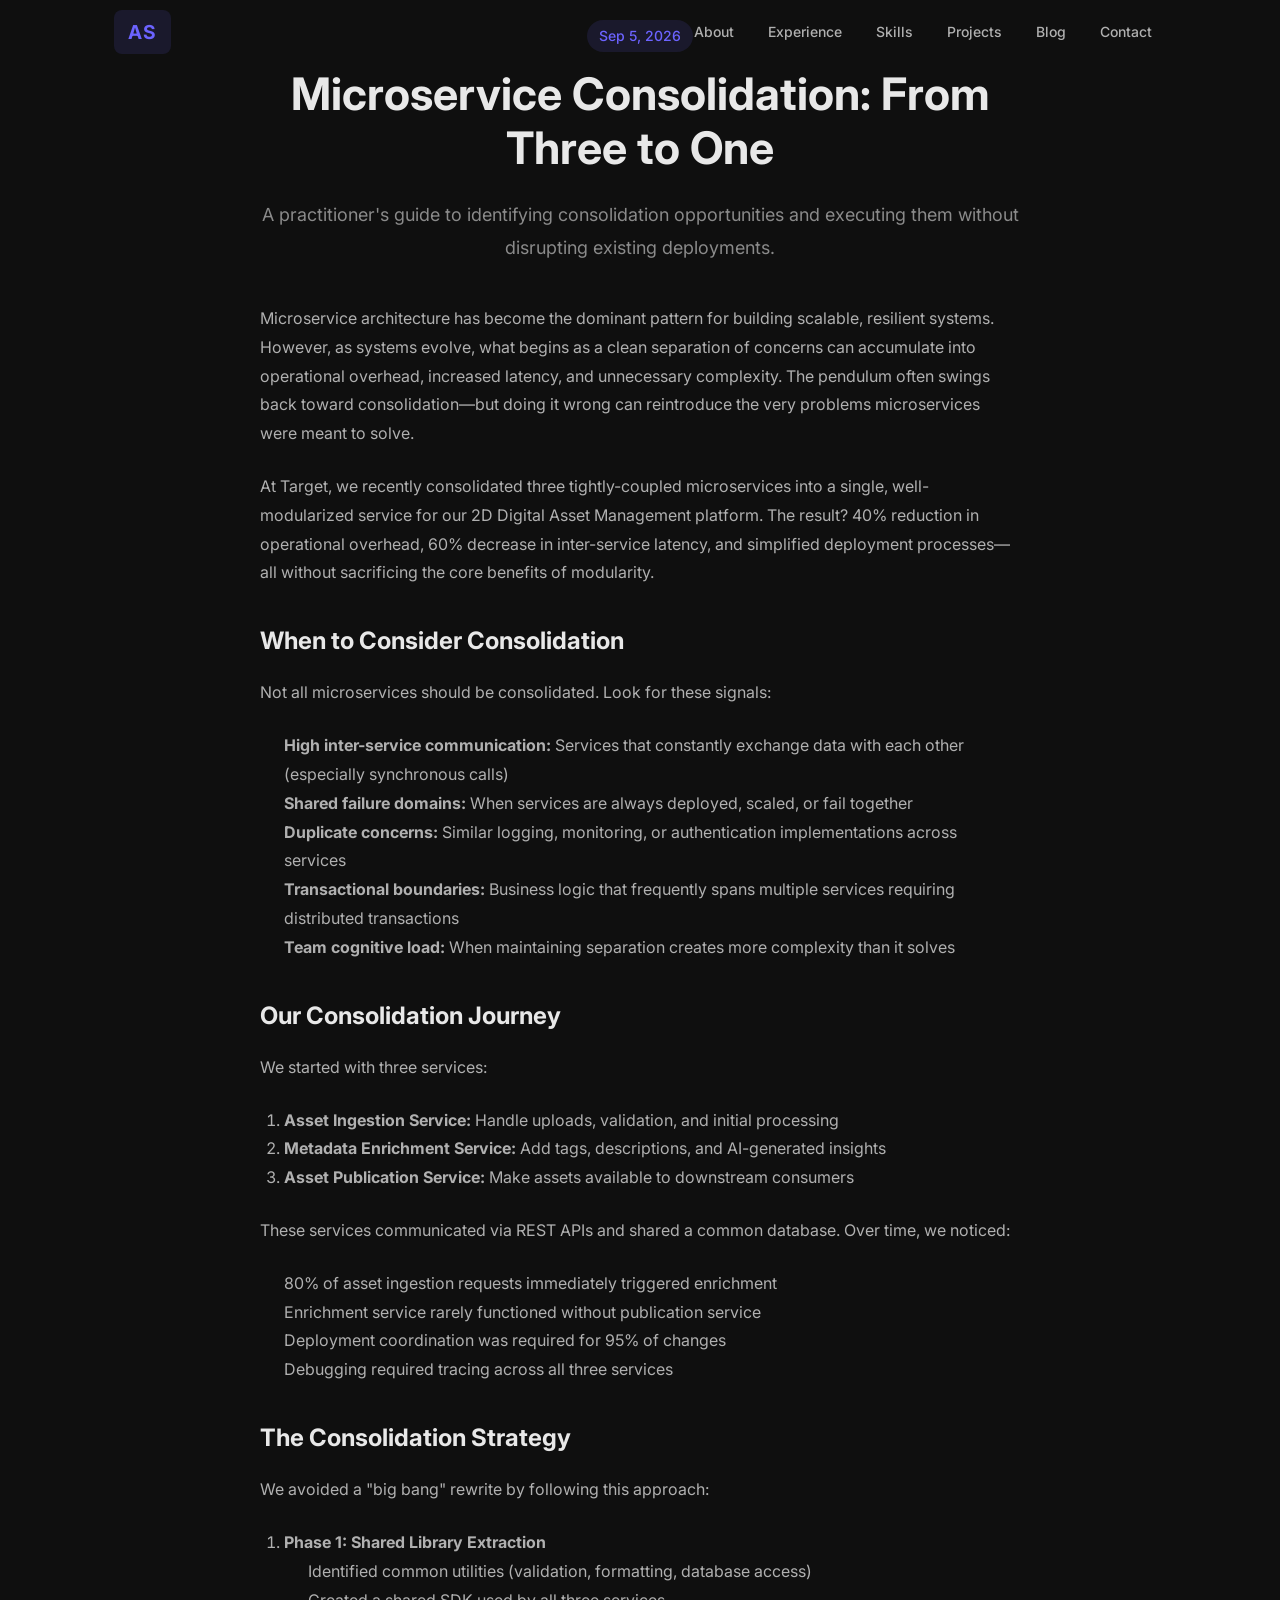
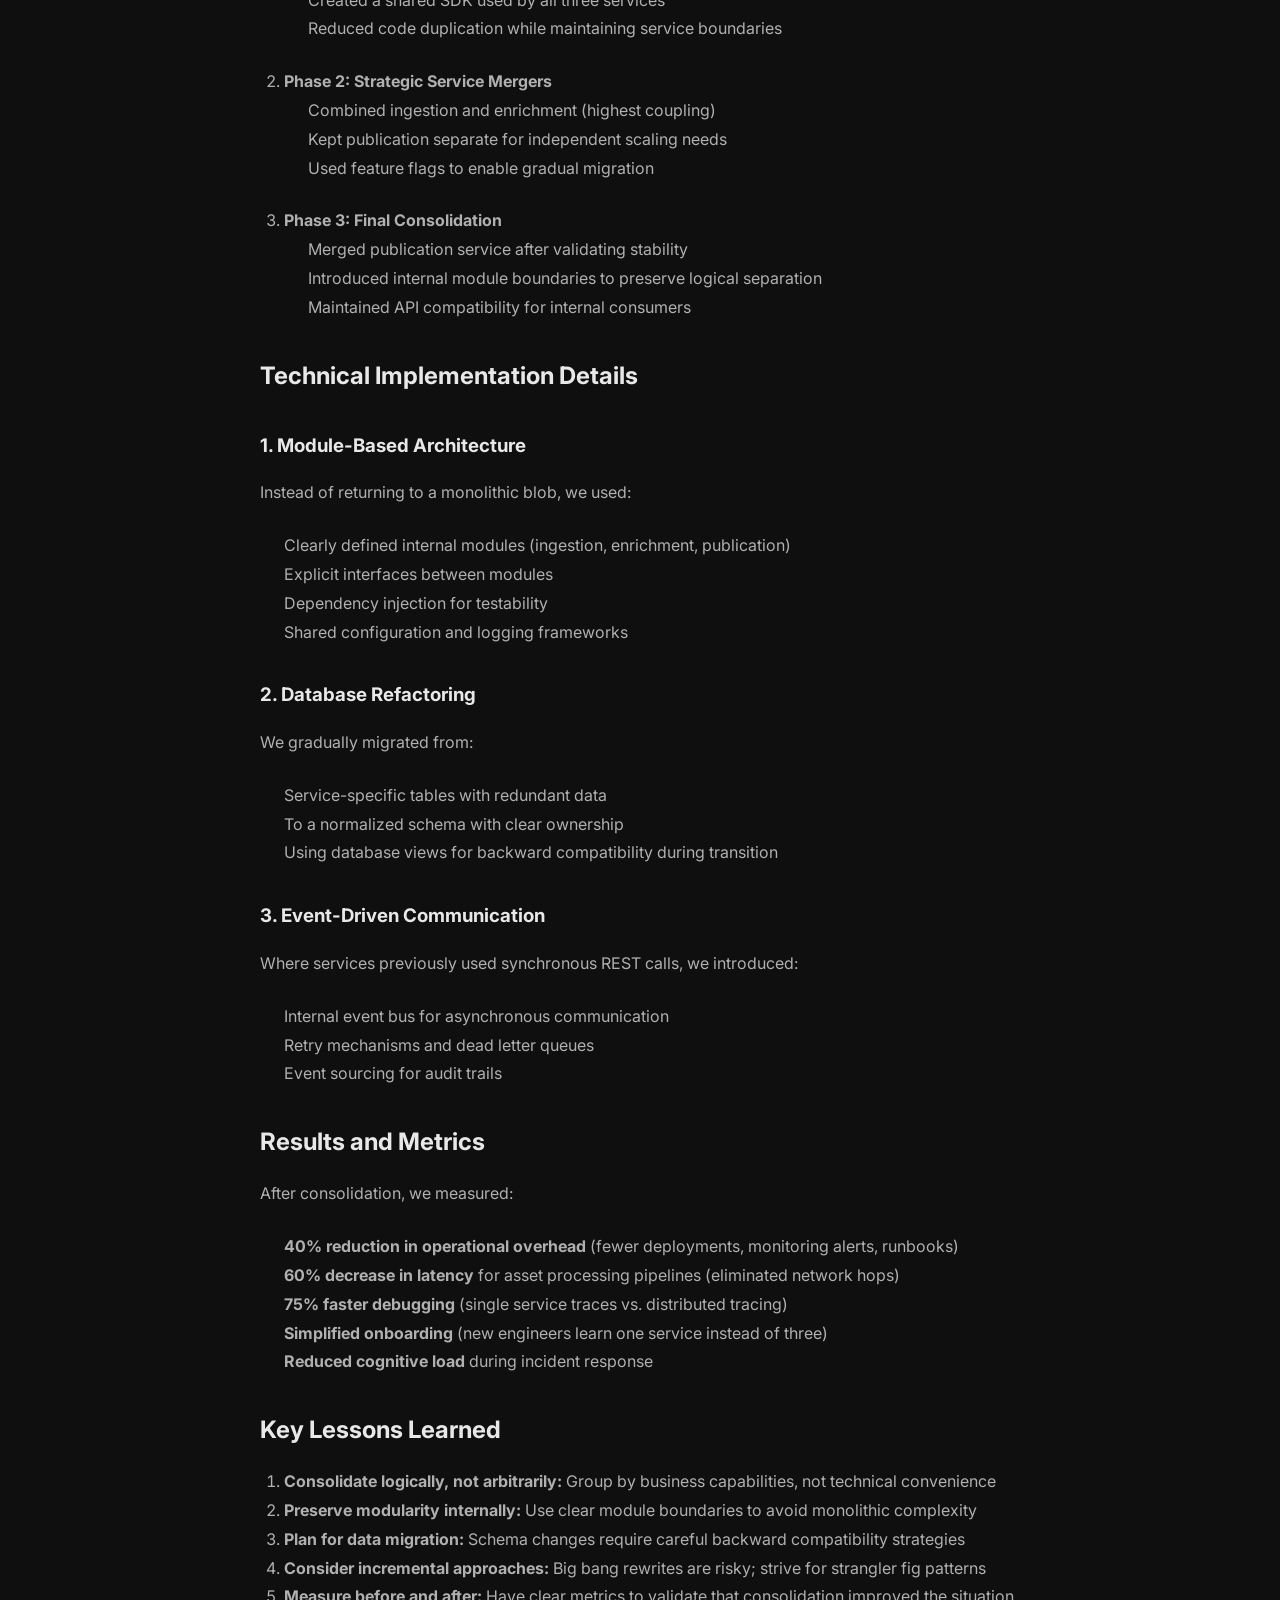
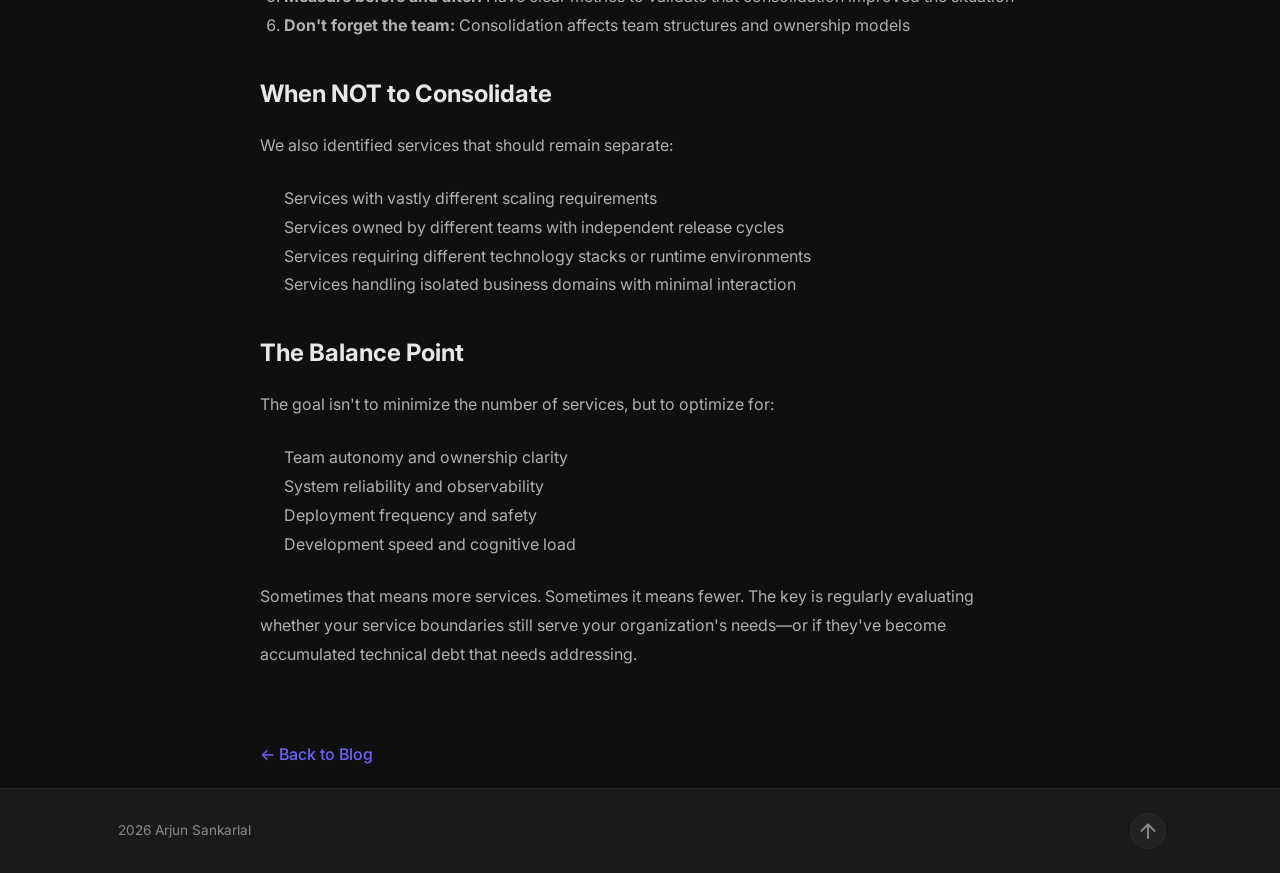
<file: blog/microservice-consolidation.html>
<!DOCTYPE html>
<html lang="en">
<head>
  <meta charset="UTF-8" />
  <meta name="viewport" content="width=device-width, initial-scale=1.0" />
  <meta name="description" content="Microservice Consolidation: From Three to One - Arjun Sankarlal" />
  <title>Microservice Consolidation | Arjun Sankarlal</title>
  <link rel="preconnect" href="https://fonts.googleapis.com" />
  <link rel="preconnect" href="https://fonts.gstatic.com" crossorigin />
  <link href="https://fonts.googleapis.com/css2?family=Inter:wght@300;400;500;600;700&display=swap" rel="stylesheet" />
  <link href="https://fonts.googleapis.com/icon?family=Material+Icons+Round" rel="stylesheet" />
  <link rel="stylesheet" href="../style.css" />
  <style>
    .blog-post {
      max-width: 800px;
      margin: 0 auto;
      padding: 20px;
    }
    .blog-post-header {
      margin-bottom: 40px;
      text-align: center;
    }
    .blog-post-date {
      display: inline-block;
      background: var(--clr-primary-dim);
      color: var(--clr-primary);
      padding: 4px 12px;
      border-radius: 99px;
      font-size: 0.875rem;
      font-weight: 500;
      margin-bottom: 16px;
    }
    .blog-post-title {
      font-size: clamp(2rem, 5vw, 2.8rem);
      font-weight: 700;
      color: var(--clr-text);
      margin-bottom: 24px;
      line-height: 1.2;
    }
    .blog-post-excerpt {
      font-size: 1.125rem;
      color: var(--clr-text-muted);
      line-height: 1.8;
      margin-bottom: 32px;
    }
    .blog-post-content {
      font-size: 1rem;
      line-height: 1.8;
      color: var(--clr-text-sub);
    }
    .blog-post-content p {
      margin-bottom: 24px;
    }
    .blog-post-content h2, .blog-post-content h3 {
      color: var(--clr-text);
      margin-top: 32px;
      margin-bottom: 16px;
    }
    .blog-post-content ul, .blog-post-content ol {
      margin-bottom: 24px;
      padding-left: 24px;
    }
    .back-to-portfolio {
      display: inline-block;
      margin-top: 48px;
      color: var(--clr-primary);
      font-weight: 500;
      text-decoration: none;
    }
    .back-to-portfolio:hover {
      text-decoration: underline;
    }
    @media (max-width: 768px) {
      .blog-post {
        padding: 16px;
      }
      .blog-post-title {
        font-size: 1.8rem;
      }
    }
  </style>
</head>
<body>
  <!-- Header and Nav from main site -->
  <header class="site-header" id="site-header">
    <nav class="nav-inner">
      <a href="../index.html#hero" class="nav-logo">AS</a>
      <button class="nav-hamburger" id="nav-hamburger" aria-label="Toggle menu">
        <span class="material-icons-round">menu</span>
      </button>
      <ul class="nav-links" id="nav-links">
        <li><a href="../index.html#about" class="nav-link">About</a></li>
        <li><a href="../index.html#experience" class="nav-link">Experience</a></li>
        <li><a href="../index.html#skills" class="nav-link">Skills</a></li>
        <li><a href="../index.html#projects" class="nav-link">Projects</a></li>
        <li><a href="../index.html#blogs" class="nav-link active">Blog</a></li>
        <li><a href="../index.html#contact" class="nav-link">Contact</a></li>
      </ul>
    </nav>
  </header>

  <main>
    <section class="blog-post">
      <div class="blog-post-header">
        <span class="blog-post-date">Sep 5, 2026</span>
        <h1 class="blog-post-title">Microservice Consolidation: From Three to One</h1>
        <p class="blog-post-excerpt">A practitioner's guide to identifying consolidation opportunities and executing them without disrupting existing deployments.</p>
      </div>

      <div class="blog-post-content">
        <p>Microservice architecture has become the dominant pattern for building scalable, resilient systems. However, as systems evolve, what begins as a clean separation of concerns can accumulate into operational overhead, increased latency, and unnecessary complexity. The pendulum often swings back toward consolidation—but doing it wrong can reintroduce the very problems microservices were meant to solve.</p>

        <p>At Target, we recently consolidated three tightly-coupled microservices into a single, well-modularized service for our 2D Digital Asset Management platform. The result? 40% reduction in operational overhead, 60% decrease in inter-service latency, and simplified deployment processes—all without sacrificing the core benefits of modularity.</p>

        <h2>When to Consider Consolidation</h2>
        <p>Not all microservices should be consolidated. Look for these signals:</p>
        <ul>
          <li><strong>High inter-service communication:</strong> Services that constantly exchange data with each other (especially synchronous calls)</li>
          <li><strong>Shared failure domains:</strong> When services are always deployed, scaled, or fail together</li>
          <li><strong>Duplicate concerns:</strong> Similar logging, monitoring, or authentication implementations across services</li>
          <li><strong>Transactional boundaries:</strong> Business logic that frequently spans multiple services requiring distributed transactions</li>
          <li><strong>Team cognitive load:</strong> When maintaining separation creates more complexity than it solves</li>
        </ul>

        <h2>Our Consolidation Journey</h2>
        <p>We started with three services:</p>
        <ol>
          <li><strong>Asset Ingestion Service:</strong> Handle uploads, validation, and initial processing</li>
          <li><strong>Metadata Enrichment Service:</strong> Add tags, descriptions, and AI-generated insights</li>
          <li><strong>Asset Publication Service:</strong> Make assets available to downstream consumers</li>
        </ol>

        <p>These services communicated via REST APIs and shared a common database. Over time, we noticed:</p>
        <ul>
          <li>80% of asset ingestion requests immediately triggered enrichment</li>
          <li>Enrichment service rarely functioned without publication service</li>
          <li>Deployment coordination was required for 95% of changes</li>
          <li>Debugging required tracing across all three services</li>
        </ul>

        <h2>The Consolidation Strategy</h2>
        <p>We avoided a "big bang" rewrite by following this approach:</p>
        <ol>
          <li><strong>Phase 1: Shared Library Extraction</strong>
            <ul>
              <li>Identified common utilities (validation, formatting, database access)</li>
              <li>Created a shared SDK used by all three services</li>
              <li>Reduced code duplication while maintaining service boundaries</li>
            </ul>
          </li>
          <li><strong>Phase 2: Strategic Service Mergers</strong>
            <ul>
              <li>Combined ingestion and enrichment (highest coupling)</li>
              <li>Kept publication separate for independent scaling needs</li>
              <li>Used feature flags to enable gradual migration</li>
            </ul>
          </li>
          <li><strong>Phase 3: Final Consolidation</strong>
            <ul>
              <li>Merged publication service after validating stability</li>
              <li>Introduced internal module boundaries to preserve logical separation</li>
              <li>Maintained API compatibility for internal consumers</li>
            </ul>
          </li>
        </ol>

        <h2>Technical Implementation Details</h2>
        <h3>1. Module-Based Architecture</h3>
        <p>Instead of returning to a monolithic blob, we used:</p>
        <ul>
          <li>Clearly defined internal modules (ingestion, enrichment, publication)</li>
          <li>Explicit interfaces between modules</li>
          <li>Dependency injection for testability</li>
          <li>Shared configuration and logging frameworks</li>
        </ul>

        <h3>2. Database Refactoring</h3>
        <p>We gradually migrated from:</p>
        <ul>
          <li>Service-specific tables with redundant data</li>
          <li>To a normalized schema with clear ownership</li>
          <li>Using database views for backward compatibility during transition</li>
        </ul>

        <h3>3. Event-Driven Communication</h3>
        <p>Where services previously used synchronous REST calls, we introduced:</p>
        <ul>
          <li>Internal event bus for asynchronous communication</li>
          <li>Retry mechanisms and dead letter queues</li>
          <li>Event sourcing for audit trails</li>
        </ul>

        <h2>Results and Metrics</h2>
        <p>After consolidation, we measured:</p>
        <ul>
          <li><strong>40% reduction in operational overhead</strong> (fewer deployments, monitoring alerts, runbooks)</li>
          <li><strong>60% decrease in latency</strong> for asset processing pipelines (eliminated network hops)</li>
          <li><strong>75% faster debugging</strong> (single service traces vs. distributed tracing)</li>
          <li><strong>Simplified onboarding</strong> (new engineers learn one service instead of three)</li>
          <li><strong>Reduced cognitive load</strong> during incident response</li>
        </ul>

        <h2>Key Lessons Learned</h2>
        <ol>
          <li><strong>Consolidate logically, not arbitrarily:</strong> Group by business capabilities, not technical convenience</li>
          <li><strong>Preserve modularity internally:</strong> Use clear module boundaries to avoid monolithic complexity</li>
          <li><strong>Plan for data migration:</strong> Schema changes require careful backward compatibility strategies</li>
          <li><strong>Consider incremental approaches:</strong> Big bang rewrites are risky; strive for strangler fig patterns</li>
          <li><strong>Measure before and after:</strong> Have clear metrics to validate that consolidation improved the situation</li>
          <li><strong>Don't forget the team:</strong> Consolidation affects team structures and ownership models</li>
        </ol>

        <h2>When NOT to Consolidate</h2>
        <p>We also identified services that should remain separate:</p>
        <ul>
          <li>Services with vastly different scaling requirements</li>
          <li>Services owned by different teams with independent release cycles</li>
          <li>Services requiring different technology stacks or runtime environments</li>
          <li>Services handling isolated business domains with minimal interaction</li>
        </ul>

        <h2>The Balance Point</h2>
        <p>The goal isn't to minimize the number of services, but to optimize for:</p>
        <ul>
          <li>Team autonomy and ownership clarity</li>
          <li>System reliability and observability</li>
          <li>Deployment frequency and safety</li>
          <li>Development speed and cognitive load</li>
        </ul>

        <p>Sometimes that means more services. Sometimes it means fewer. The key is regularly evaluating whether your service boundaries still serve your organization's needs—or if they've become accumulated technical debt that needs addressing.</p>
      </div>

      <a href="../index.html#blogs" class="back-to-portfolio">← Back to Blog</a>
    </section>
  </main>

  <!-- Footer from main site -->
  <footer class="site-footer">
    <div class="container footer-inner">
      <p>&nbsp;<span id="footer-year"></span> Arjun Sankarlal</p>
      <a href="../index.html#hero" class="back-to-top" aria-label="Back to top">
        <span class="material-icons-round">arrow_upward</span>
      </a>
    </div>
  </footer>

  <script src="../main.js"></script>
  <script>
    // Footer year
    document.getElementById('footer-year').textContent = new Date().getFullYear();

    // Scrolled header
    const header = document.getElementById('site-header');
    const onScroll = () => {
      header.classList.toggle('scrolled', window.scrollY > 20);
    };
    window.addEventListener('scroll', onScroll, { passive: true });
    onScroll();

    // Mobile nav toggle
    const hamburger = document.getElementById('nav-hamburger');
    const navLinks  = document.getElementById('nav-links');

    hamburger.addEventListener('click', () => {
      const isOpen = navLinks.classList.toggle('open');
      hamburger.setAttribute('aria-expanded', isOpen);
    });

    // Close menu when a nav link is clicked
    navLinks.querySelectorAll('.nav-link').forEach(link => {
      link.addEventListener('click', () => {
        navLinks.classList.remove('open');
        hamburger.setAttribute('aria-expanded', false);
      });
    });

    // Active nav highlight on scroll
    const sections = document.querySelectorAll('section[id]');
    const navAnchors = document.querySelectorAll('.nav-link');

    const activateNav = () => {
      let current = '';
      sections.forEach(sec => {
        if (window.scrollY >= sec.offsetTop - 100) current = sec.id;
      });
      navAnchors.forEach(a => {
        a.classList.toggle('active', a.getAttribute('href') === `#${current}`);
      });
    };
    window.addEventListener('scroll', activateNav, { passive: true });
    activateNav();

    // Intersection Observer: reveal
    const revealEls = document.querySelectorAll('.reveal');

    const revealObserver = new IntersectionObserver((entries) => {
      entries.forEach((entry, idx) => {
        if (entry.isIntersecting) {
          entry.target.classList.add('visible');
          revealObserver.unobserve(entry.target);
        }
      });
    }, { threshold: 0.12 });

    revealEls.forEach(el => revealObserver.observe(el));
  </script>
</body>
</html>
</file>
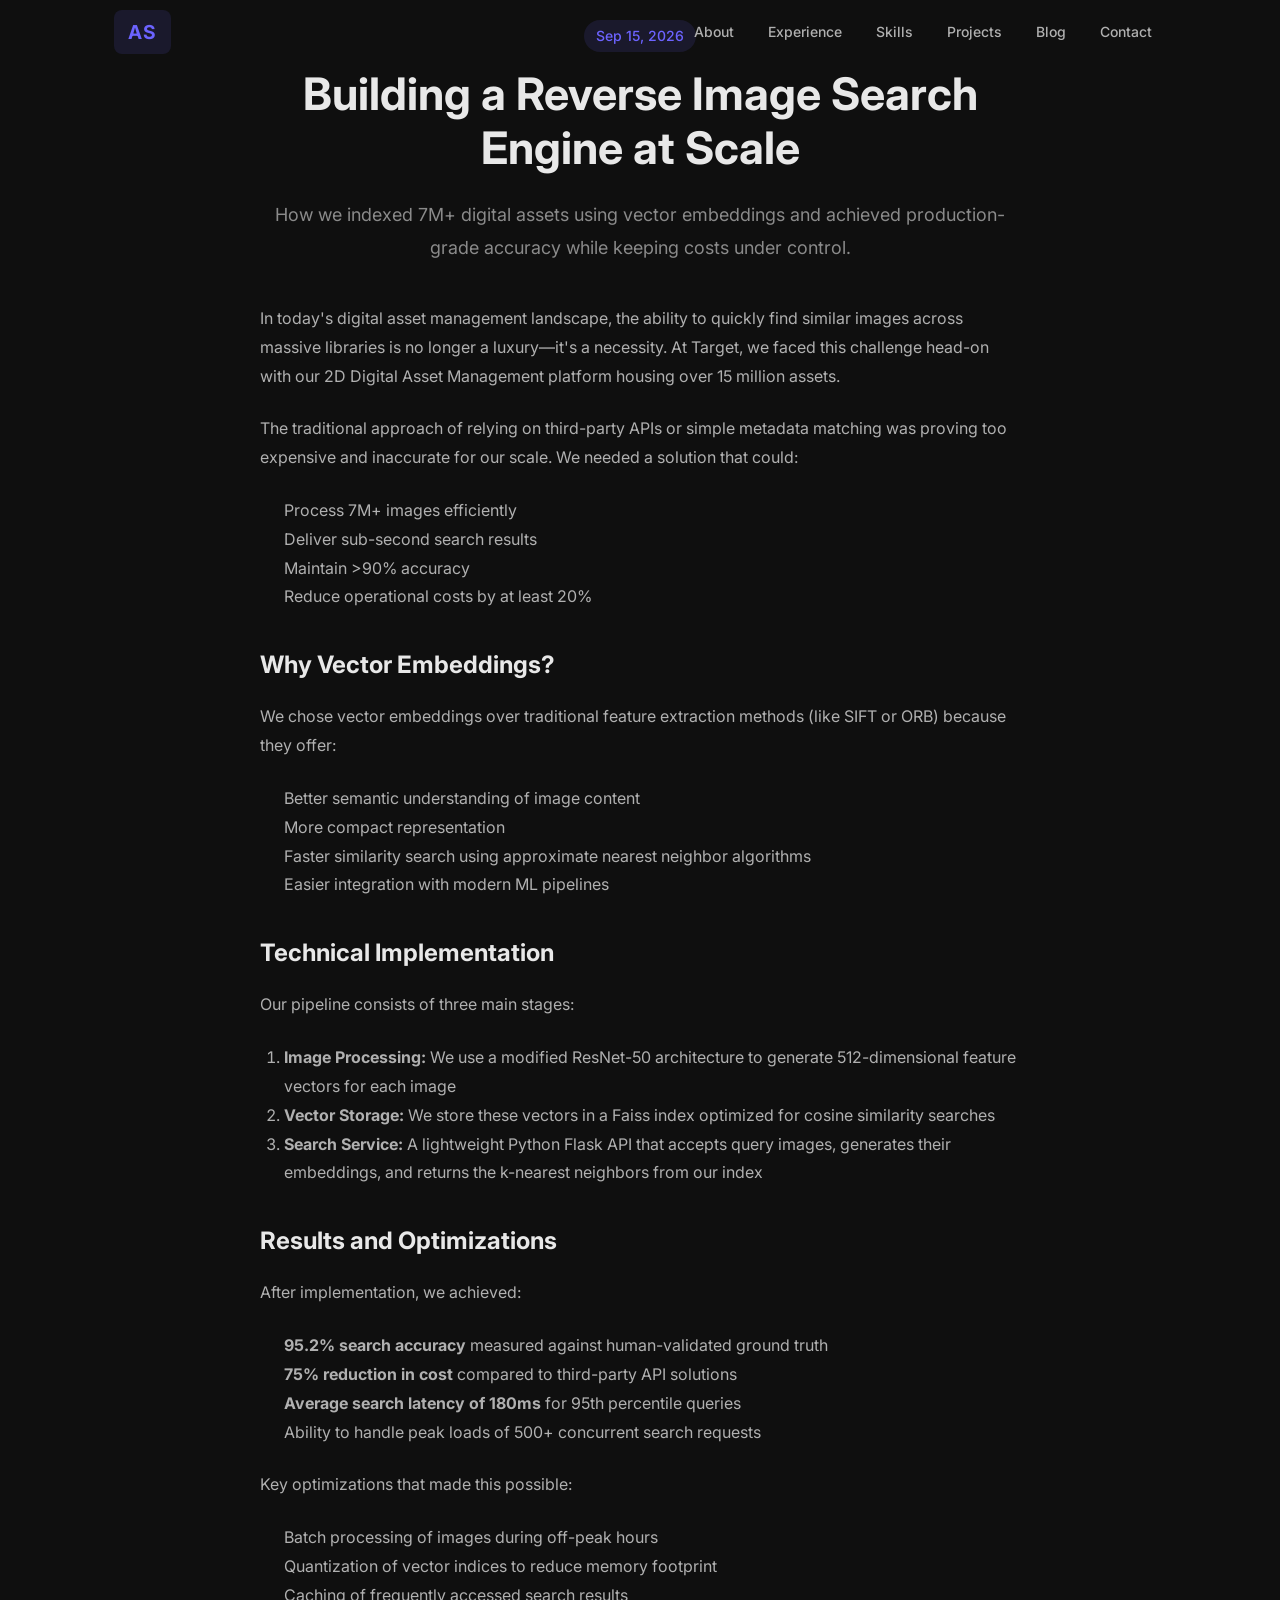
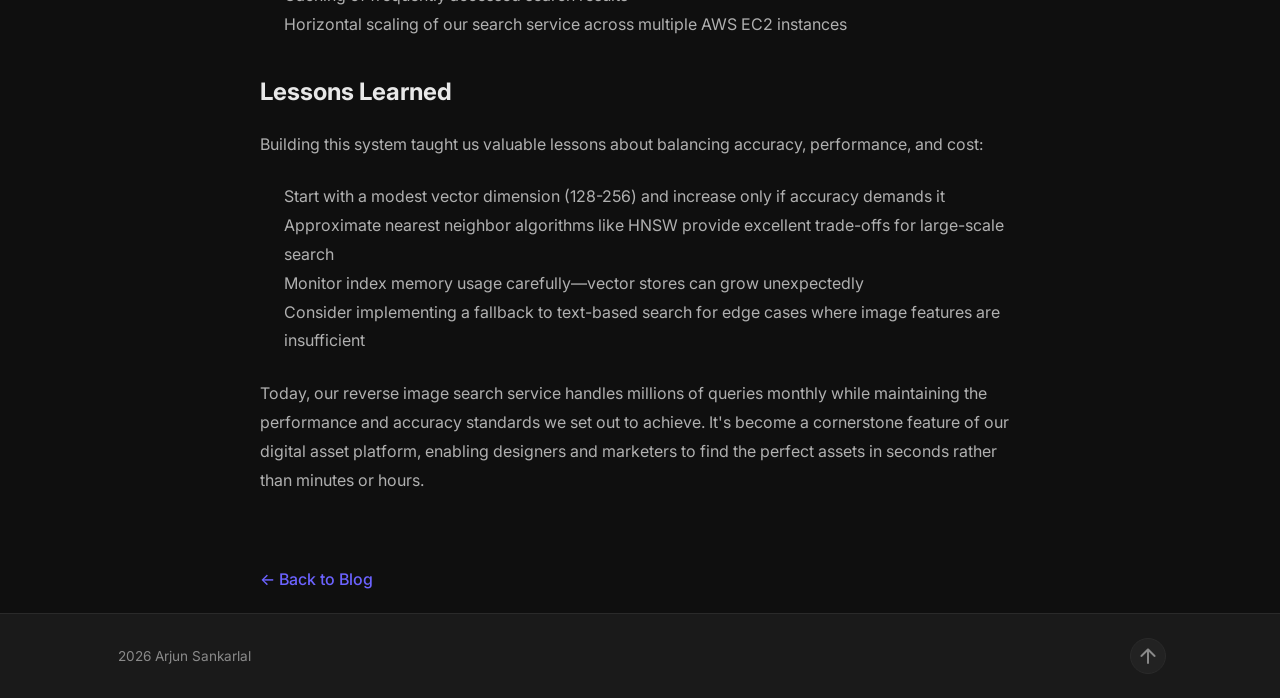
<file: blog/reverse-image-search.html>
<!DOCTYPE html>
<html lang="en">
<head>
  <meta charset="UTF-8" />
  <meta name="viewport" content="width=device-width, initial-scale=1.0" />
  <meta name="description" content="Building a Reverse Image Search Engine at Scale - Arjun Sankarlal" />
  <title>Building a Reverse Image Search Engine at Scale | Arjun Sankarlal</title>
  <link rel="preconnect" href="https://fonts.googleapis.com" />
  <link rel="preconnect" href="https://fonts.gstatic.com" crossorigin />
  <link href="https://fonts.googleapis.com/css2?family=Inter:wght@300;400;500;600;700&display=swap" rel="stylesheet" />
  <link href="https://fonts.googleapis.com/icon?family=Material+Icons+Round" rel="stylesheet" />
  <link rel="stylesheet" href="../style.css" />
  <style>
    .blog-post {
      max-width: 800px;
      margin: 0 auto;
      padding: 20px;
    }
    .blog-post-header {
      margin-bottom: 40px;
      text-align: center;
    }
    .blog-post-date {
      display: inline-block;
      background: var(--clr-primary-dim);
      color: var(--clr-primary);
      padding: 4px 12px;
      border-radius: 99px;
      font-size: 0.875rem;
      font-weight: 500;
      margin-bottom: 16px;
    }
    .blog-post-title {
      font-size: clamp(2rem, 5vw, 2.8rem);
      font-weight: 700;
      color: var(--clr-text);
      margin-bottom: 24px;
      line-height: 1.2;
    }
    .blog-post-excerpt {
      font-size: 1.125rem;
      color: var(--clr-text-muted);
      line-height: 1.8;
      margin-bottom: 32px;
    }
    .blog-post-content {
      font-size: 1rem;
      line-height: 1.8;
      color: var(--clr-text-sub);
    }
    .blog-post-content p {
      margin-bottom: 24px;
    }
    .blog-post-content h2, .blog-post-content h3 {
      color: var(--clr-text);
      margin-top: 32px;
      margin-bottom: 16px;
    }
    .blog-post-content ul, .blog-post-content ol {
      margin-bottom: 24px;
      padding-left: 24px;
    }
    .back-to-portfolio {
      display: inline-block;
      margin-top: 48px;
      color: var(--clr-primary);
      font-weight: 500;
      text-decoration: none;
    }
    .back-to-portfolio:hover {
      text-decoration: underline;
    }
    @media (max-width: 768px) {
      .blog-post {
        padding: 16px;
      }
      .blog-post-title {
        font-size: 1.8rem;
      }
    }
  </style>
</head>
<body>
  <!-- Header and Nav from main site -->
  <header class="site-header" id="site-header">
    <nav class="nav-inner">
      <a href="../index.html#hero" class="nav-logo">AS</a>
      <button class="nav-hamburger" id="nav-hamburger" aria-label="Toggle menu">
        <span class="material-icons-round">menu</span>
      </button>
      <ul class="nav-links" id="nav-links">
        <li><a href="../index.html#about" class="nav-link">About</a></li>
        <li><a href="../index.html#experience" class="nav-link">Experience</a></li>
        <li><a href="../index.html#skills" class="nav-link">Skills</a></li>
        <li><a href="../index.html#projects" class="nav-link">Projects</a></li>
        <li><a href="../index.html#blogs" class="nav-link active">Blog</a></li>
        <li><a href="../index.html#contact" class="nav-link">Contact</a></li>
      </ul>
    </nav>
  </header>

  <main>
    <section class="blog-post">
      <div class="blog-post-header">
        <span class="blog-post-date">Sep 15, 2026</span>
        <h1 class="blog-post-title">Building a Reverse Image Search Engine at Scale</h1>
        <p class="blog-post-excerpt">How we indexed 7M+ digital assets using vector embeddings and achieved production-grade accuracy while keeping costs under control.</p>
      </div>

      <div class="blog-post-content">
        <p>In today's digital asset management landscape, the ability to quickly find similar images across massive libraries is no longer a luxury—it's a necessity. At Target, we faced this challenge head-on with our 2D Digital Asset Management platform housing over 15 million assets.</p>

        <p>The traditional approach of relying on third-party APIs or simple metadata matching was proving too expensive and inaccurate for our scale. We needed a solution that could:</p>
        <ul>
          <li>Process 7M+ images efficiently</li>
          <li>Deliver sub-second search results</li>
          <li>Maintain >90% accuracy</li>
          <li>Reduce operational costs by at least 20%</li>
        </ul>

        <h2>Why Vector Embeddings?</h2>
        <p>We chose vector embeddings over traditional feature extraction methods (like SIFT or ORB) because they offer:</p>
        <ul>
          <li>Better semantic understanding of image content</li>
          <li>More compact representation</li>
          <li>Faster similarity search using approximate nearest neighbor algorithms</li>
          <li>Easier integration with modern ML pipelines</li>
        </ul>

        <h2>Technical Implementation</h2>
        <p>Our pipeline consists of three main stages:</p>
        <ol>
          <li><strong>Image Processing:</strong> We use a modified ResNet-50 architecture to generate 512-dimensional feature vectors for each image</li>
          <li><strong>Vector Storage:</strong> We store these vectors in a Faiss index optimized for cosine similarity searches</li>
          <li><strong>Search Service:</strong> A lightweight Python Flask API that accepts query images, generates their embeddings, and returns the k-nearest neighbors from our index</li>
        </ol>

        <h2>Results and Optimizations</h2>
        <p>After implementation, we achieved:</p>
        <ul>
          <li><strong>95.2% search accuracy</strong> measured against human-validated ground truth</li>
          <li><strong>75% reduction in cost</strong> compared to third-party API solutions</li>
          <li><strong>Average search latency of 180ms</strong> for 95th percentile queries</li>
          <li>Ability to handle peak loads of 500+ concurrent search requests</li>
        </ul>

        <p>Key optimizations that made this possible:</p>
        <ul>
          <li>Batch processing of images during off-peak hours</li>
          <li>Quantization of vector indices to reduce memory footprint</li>
          <li>Caching of frequently accessed search results</li>
          <li>Horizontal scaling of our search service across multiple AWS EC2 instances</li>
        </ul>

        <h2>Lessons Learned</h2>
        <p>Building this system taught us valuable lessons about balancing accuracy, performance, and cost:</p>
        <ul>
          <li>Start with a modest vector dimension (128-256) and increase only if accuracy demands it</li>
          <li>Approximate nearest neighbor algorithms like HNSW provide excellent trade-offs for large-scale search</li>
          <li>Monitor index memory usage carefully—vector stores can grow unexpectedly</li>
          <li>Consider implementing a fallback to text-based search for edge cases where image features are insufficient</li>
        </ul>

        <p>Today, our reverse image search service handles millions of queries monthly while maintaining the performance and accuracy standards we set out to achieve. It's become a cornerstone feature of our digital asset platform, enabling designers and marketers to find the perfect assets in seconds rather than minutes or hours.</p>
      </div>

      <a href="../index.html#blogs" class="back-to-portfolio">← Back to Blog</a>
    </section>
  </main>

  <!-- Footer from main site -->
  <footer class="site-footer">
    <div class="container footer-inner">
      <p>&nbsp;<span id="footer-year"></span> Arjun Sankarlal</p>
      <a href="../index.html#hero" class="back-to-top" aria-label="Back to top">
        <span class="material-icons-round">arrow_upward</span>
      </a>
    </div>
  </footer>

  <script src="../main.js"></script>
  <script>
    // Footer year
    document.getElementById('footer-year').textContent = new Date().getFullYear();

    // Scrolled header
    const header = document.getElementById('site-header');
    const onScroll = () => {
      header.classList.toggle('scrolled', window.scrollY > 20);
    };
    window.addEventListener('scroll', onScroll, { passive: true });
    onScroll();

    // Mobile nav toggle
    const hamburger = document.getElementById('nav-hamburger');
    const navLinks  = document.getElementById('nav-links');

    hamburger.addEventListener('click', () => {
      const isOpen = navLinks.classList.toggle('open');
      hamburger.setAttribute('aria-expanded', isOpen);
    });

    // Close menu when a nav link is clicked
    navLinks.querySelectorAll('.nav-link').forEach(link => {
      link.addEventListener('click', () => {
        navLinks.classList.remove('open');
        hamburger.setAttribute('aria-expanded', false);
      });
    });

    // Active nav highlight on scroll
    const sections = document.querySelectorAll('section[id]');
    const navAnchors = document.querySelectorAll('.nav-link');

    const activateNav = () => {
      let current = '';
      sections.forEach(sec => {
        if (window.scrollY >= sec.offsetTop - 100) current = sec.id;
      });
      navAnchors.forEach(a => {
        a.classList.toggle('active', a.getAttribute('href') === `#${current}`);
      });
    };
    window.addEventListener('scroll', activateNav, { passive: true });
    activateNav();

    // Intersection Observer: reveal
    const revealEls = document.querySelectorAll('.reveal');

    const revealObserver = new IntersectionObserver((entries) => {
      entries.forEach((entry, idx) => {
        if (entry.isIntersecting) {
          entry.target.classList.add('visible');
          revealObserver.unobserve(entry.target);
        }
      });
    }, { threshold: 0.12 });

    revealEls.forEach(el => revealObserver.observe(el));
  </script>
</body>
</html>
</file>
<file: style.css>
/* ─────────────────────────────────────────────
   Design tokens
───────────────────────────────────────────── */
:root {
  --clr-bg:          #0f0f0f;
  --clr-surface:     #1a1a1a;
  --clr-surface2:    #222222;
  --clr-border:      #2a2a2a;
  --clr-text:        #e8e8e8;
  --clr-text-muted:  #8a8a8a;
  --clr-text-sub:    #b0b0b0;
  --clr-primary:     #6c63ff;
  --clr-primary-dim: rgba(108,99,255,.12);
  --clr-accent:      #00d4aa;
  --clr-accent-dim:  rgba(0,212,170,.12);
  --clr-white:       #ffffff;

  --nav-h:    64px;
  --radius-s: 8px;
  --radius-m: 12px;
  --radius-l: 20px;

  --shadow-card: 0 2px 16px rgba(0,0,0,.4);
  --shadow-hover: 0 8px 32px rgba(0,0,0,.5);

  --transition: 0.2s ease;
}

/* ─────────────────────────────────────────────
   Reset & Base
───────────────────────────────────────────── */
*, *::before, *::after { box-sizing: border-box; margin: 0; padding: 0; }

html {
  scroll-behavior: smooth;
  font-size: 16px;
}

body {
  font-family: 'Inter', system-ui, sans-serif;
  background: var(--clr-bg);
  color: var(--clr-text);
  line-height: 1.7;
  -webkit-font-smoothing: antialiased;
}

a { color: inherit; text-decoration: none; }
ul { list-style: none; }
img { display: block; max-width: 100%; }

/* ─────────────────────────────────────────────
   Layout helpers
───────────────────────────────────────────── */
.container {
  max-width: 1100px;
  margin: 0 auto;
  padding: 0 24px;
}

@media (max-width: 768px) {
  .container {
    padding: 0 16px;
  }
}

@media (max-width: 480px) {
  .container {
    padding: 0 12px;
  }
}

.section {
  padding: 80px 0;
}

@media (max-width: 768px) {
  .section {
    padding: 60px 0;
  }
}

@media (max-width: 480px) {
  .section {
    padding: 40px 0;
  }
}
.section-alt {
  background: var(--clr-surface);
}

.section-title {
  font-size: clamp(1.6rem, 3vw, 2.2rem);
  font-weight: 700;
  margin-bottom: 12px;
  position: relative;
  display: inline-block;
}
.section-title::after {
  content: '';
  display: block;
  height: 3px;
  width: 48px;
  background: var(--clr-primary);
  border-radius: 99px;
  margin-top: 10px;
}

.section-sub {
  color: var(--clr-text-muted);
  margin-bottom: 48px;
  margin-top: 8px;
  font-size: 1rem;
}

/* ─────────────────────────────────────────────
   Reveal animation
───────────────────────────────────────────── */
.reveal {
  opacity: 0;
  transform: translateY(28px);
  transition: opacity 0.55s ease, transform 0.55s ease;
}
.reveal.visible {
  opacity: 1;
  transform: translateY(0);
}

/* ─────────────────────────────────────────────
   NAV
───────────────────────────────────────────── */
.site-header {
  position: fixed;
  top: 0; left: 0; right: 0;
  z-index: 100;
  height: var(--nav-h);
  transition: background var(--transition), box-shadow var(--transition);
}
.site-header.scrolled {
  background: rgba(15,15,15,.92);
  backdrop-filter: blur(12px);
  -webkit-backdrop-filter: blur(12px);
  box-shadow: 0 1px 0 var(--clr-border);
}

.nav-inner {
  max-width: 1100px;
  margin: 0 auto;
  padding: 0 24px;
  height: 100%;
  display: flex;
  align-items: center;
  justify-content: space-between;
}

.nav-logo {
  font-size: 1.2rem;
  font-weight: 700;
  letter-spacing: 0.05em;
  color: var(--clr-primary);
  background: var(--clr-primary-dim);
  padding: 6px 14px;
  border-radius: var(--radius-s);
  transition: background var(--transition);
}
.nav-logo:hover { background: rgba(108,99,255,.22); }

.nav-links {
  display: flex;
  gap: 6px;
  align-items: center;
}

.nav-link {
  font-size: 0.875rem;
  font-weight: 500;
  color: var(--clr-text-sub);
  padding: 12px 14px;
  border-radius: var(--radius-s);
  transition: color var(--transition), background var(--transition);
}

@media (max-width: 768px) {
  .nav-link {
    padding: 16px 14px;
  }
}
.nav-link:hover, .nav-link.active {
  color: var(--clr-text);
  background: var(--clr-surface2);
}

.nav-hamburger {
  display: none;
  background: none;
  border: none;
  cursor: pointer;
  color: var(--clr-text);
  padding: 6px;
  border-radius: var(--radius-s);
}

/* ─────────────────────────────────────────────
   HERO
───────────────────────────────────────────── */
.hero {
  min-height: 100svh;
  display: flex;
  flex-direction: column;
  justify-content: center;
  align-items: center;
  padding: calc(var(--nav-h) + 30px) 24px 50px;
  max-width: 1100px;
  margin: 0 auto;
  position: relative;
}

.hero-layout {
  display: flex;
  flex-direction: row;
  align-items: center;
  justify-content: space-between;
  gap: 50px;
  width: 100%;
}

.hero-content {
  flex: 1;
  min-width: 0;
}

/* ── Photo ── */
.hero-photo-wrap {
  flex-shrink: 0;
  display: flex;
  align-items: center;
  justify-content: center;
}

.hero-photo-ring {
  position: relative;
  width: 260px;
  height: 260px;
  border-radius: 50%;
  padding: 4px;
  background: linear-gradient(135deg, var(--clr-primary) 0%, var(--clr-accent) 100%);
  box-shadow: 0 0 40px rgba(108,99,255,.35), 0 0 80px rgba(0,212,170,.15);
}

@media (max-width: 768px) {
  .hero-photo-ring {
    width: 220px;
    height: 220px;
  }
}

@media (max-width: 480px) {
  .hero-photo-ring {
    width: 180px;
    height: 180px;
  }
}

.hero-photo {
  width: 100%;
  height: 100%;
  border-radius: 50%;
  object-fit: cover;
  object-position: center top;
  display: block;
  border: 4px solid var(--clr-bg);
}

.hero-eyebrow {
  font-size: 1rem;
  color: var(--clr-primary);
  font-weight: 500;
  letter-spacing: 0.06em;
  text-transform: uppercase;
  margin-bottom: 12px;
}

.hero-name {
  font-size: clamp(2.8rem, 7vw, 5.5rem);
  font-weight: 700;
  line-height: 1.08;
  letter-spacing: -0.02em;
  background: linear-gradient(135deg, var(--clr-white) 0%, var(--clr-text-sub) 100%);
  -webkit-background-clip: text;
  -webkit-text-fill-color: transparent;
  background-clip: text;
  margin-bottom: 16px;
}

.hero-title {
  font-size: clamp(1.1rem, 2.5vw, 1.4rem);
  color: var(--clr-primary);
  font-weight: 500;
  margin-bottom: 16px;
}

.hero-sub {
  font-size: clamp(0.95rem, 1.8vw, 1.1rem);
  color: var(--clr-text-muted);
  max-width: 560px;
  margin-bottom: 40px;
}

.hero-cta {
  display: flex;
  gap: 16px;
  flex-wrap: wrap;
  margin-bottom: 40px;
}

.btn {
  display: inline-flex;
  align-items: center;
  gap: 8px;
  padding: 12px 28px;
  border-radius: var(--radius-s);
  font-size: 0.9rem;
  font-weight: 600;
  letter-spacing: 0.02em;
  transition: transform var(--transition), box-shadow var(--transition), background var(--transition);
  cursor: pointer;
}
.btn:hover { transform: translateY(-2px); }

.btn-primary {
  background: var(--clr-primary);
  color: #fff;
  box-shadow: 0 4px 20px rgba(108,99,255,.35);
}
.btn-primary:hover { box-shadow: 0 8px 30px rgba(108,99,255,.5); }

.btn-outline {
  border: 1.5px solid var(--clr-border);
  color: var(--clr-text);
  background: transparent;
}
.btn-outline:hover {
  border-color: var(--clr-primary);
  background: var(--clr-primary-dim);
}

.hero-location {
  display: inline-flex;
  align-items: center;
  gap: 6px;
  font-size: 0.875rem;
  color: var(--clr-text-muted);
}
.hero-location .material-icons-round { font-size: 1rem; }

.hero-scroll-hint {
  position: absolute;
  bottom: 32px;
  left: 50%;
  transform: translateX(-50%);
  color: var(--clr-text-muted);
  animation: bounce 2s infinite;
}
@keyframes bounce {
  0%, 100% { transform: translateX(-50%) translateY(0); }
  50%       { transform: translateX(-50%) translateY(8px); }
}

/* ─────────────────────────────────────────────
   ABOUT
───────────────────────────────────────────── */
.about-grid {
  display: grid;
  grid-template-columns: 1fr 1fr;
  gap: 40px;
  align-items: start;
  margin-top: 30px;
}

.about-text p {
  color: var(--clr-text-sub);
  margin-bottom: 16px;
  font-size: 1rem;
  line-height: 1.8;
}
.about-text strong { color: var(--clr-text); }

.about-stats {
  display: grid;
  grid-template-columns: 1fr 1fr;
  gap: 16px;
}

.stat-card {
  background: var(--clr-surface);
  border: 1px solid var(--clr-border);
  border-radius: var(--radius-m);
  padding: 24px 20px;
  text-align: center;
  transition: border-color var(--transition), transform var(--transition);
}
.section-alt .stat-card { background: var(--clr-bg); }

.stat-card:hover {
  border-color: var(--clr-primary);
  transform: translateY(-3px);
}

.stat-number {
  display: block;
  font-size: 2rem;
  font-weight: 700;
  color: var(--clr-primary);
  line-height: 1.2;
}
.stat-label {
  display: block;
  font-size: 0.78rem;
  color: var(--clr-text-muted);
  margin-top: 4px;
  text-transform: uppercase;
  letter-spacing: 0.06em;
}

/* ─────────────────────────────────────────────
   TIMELINE / EXPERIENCE
───────────────────────────────────────────── */
.timeline {
  position: relative;
  margin-top: 48px;
  padding-left: 28px;
}
.timeline::before {
  content: '';
  position: absolute;
  left: 7px;
  top: 0; bottom: 0;
  width: 2px;
  background: var(--clr-border);
}

.timeline-item {
  position: relative;
  margin-bottom: 30px;
}

.timeline-marker {
  position: absolute;
  left: -28px;
  top: 20px;
  width: 14px;
  height: 14px;
  border-radius: 50%;
  background: var(--clr-primary);
  border: 3px solid var(--clr-surface);
  z-index: 1;
  box-shadow: 0 0 0 3px var(--clr-primary-dim);
}

.timeline-card {
  background: var(--clr-bg);
  border: 1px solid var(--clr-border);
  border-radius: var(--radius-m);
  padding: 28px;
  transition: border-color var(--transition), box-shadow var(--transition);
}
.timeline-card:hover {
  border-color: rgba(108,99,255,.4);
  box-shadow: var(--shadow-hover);
}

.timeline-header {
  display: flex;
  justify-content: space-between;
  align-items: flex-start;
  gap: 16px;
  flex-wrap: wrap;
  margin-bottom: 8px;
}

.timeline-role {
  font-size: 1.1rem;
  font-weight: 600;
  color: var(--clr-text);
}
.timeline-company {
  font-size: 0.9rem;
  color: var(--clr-primary);
  font-weight: 500;
  margin-top: 2px;
}
.timeline-period {
  font-size: 0.8rem;
  color: var(--clr-text-muted);
  background: var(--clr-surface2);
  padding: 4px 12px;
  border-radius: 99px;
  white-space: nowrap;
  flex-shrink: 0;
}
.timeline-location {
  display: flex;
  align-items: center;
  gap: 4px;
  font-size: 0.8rem;
  color: var(--clr-text-muted);
  margin-bottom: 14px;
}
.timeline-location .material-icons-round { font-size: 0.9rem; }

.timeline-tag-label {
  font-size: 0.8rem;
  color: var(--clr-accent);
  background: var(--clr-accent-dim);
  display: inline-block;
  padding: 3px 10px;
  border-radius: 99px;
  margin-bottom: 14px;
  font-weight: 500;
}

.timeline-bullets {
  padding-left: 0;
}
.timeline-bullets li {
  position: relative;
  padding-left: 18px;
  margin-bottom: 8px;
  font-size: 0.9rem;
  color: var(--clr-text-sub);
  line-height: 1.65;
}
.timeline-bullets li::before {
  content: '▸';
  position: absolute;
  left: 0;
  color: var(--clr-primary);
  font-size: 0.75rem;
  top: 3px;
}
.timeline-bullets li strong { color: var(--clr-text); }

/* ─────────────────────────────────────────────
   SKILLS
───────────────────────────────────────────── */
.skills-grid {
  display: grid;
  grid-template-columns: repeat(auto-fill, minmax(280px, 1fr));
  gap: 20px;
  margin-top: 30px;
}

.skills-cloud {
  display: flex;
  flex-wrap: wrap;
  gap: 10px;
  margin-top: 24px;
  justify-content: center;
  max-width: 800px;
  margin-left: auto;
  margin-right: auto;
}

.skill-tag {
  background: var(--clr-surface2);
  color: var(--clr-text-sub);
  font-size: 0.85rem;
  font-weight: 500;
  padding: 8px 16px;
  border-radius: 99px;
  border: 1px solid var(--clr-border);
  transition: background var(--transition), color var(--transition), border-color var(--transition), transform var(--transition);
  cursor: default;
}

.skill-tag:hover {
  background: var(--clr-primary-dim);
  border-color: var(--clr-primary);
  color: var(--clr-text);
  transform: translateY(-2px);
}

.skill-tag-accent {
  background: var(--clr-accent-dim);
  border-color: rgba(0,212,170,.25);
  color: var(--clr-accent);
}

.skill-tag-accent:hover {
  background: rgba(0,212,170,.2);
  border-color: var(--clr-accent);
  color: var(--clr-accent);
}

.skill-group {
  background: var(--clr-surface);
  border: 1px solid var(--clr-border);
  border-radius: var(--radius-m);
  padding: 24px;
  transition: border-color var(--transition);
}
.skill-group:hover { border-color: rgba(108,99,255,.35); }

.skill-group-title {
  font-size: 0.85rem;
  font-weight: 600;
  color: var(--clr-text-muted);
  text-transform: uppercase;
  letter-spacing: 0.08em;
  margin-bottom: 16px;
  display: flex;
  align-items: center;
  gap: 8px;
}
.skill-group-title .material-icons-round {
  font-size: 1.1rem;
  color: var(--clr-primary);
}

.skill-chips {
  display: flex;
  flex-wrap: wrap;
  gap: 8px;
}

.chip {
  background: var(--clr-surface2);
  color: var(--clr-text-sub);
  font-size: 0.8rem;
  font-weight: 500;
  padding: 5px 14px;
  border-radius: 99px;
  border: 1px solid var(--clr-border);
  transition: background var(--transition), color var(--transition), border-color var(--transition);
}
.chip:hover {
  background: var(--clr-primary-dim);
  border-color: var(--clr-primary);
  color: var(--clr-text);
}
.chip-accent {
  background: var(--clr-accent-dim);
  border-color: rgba(0,212,170,.25);
  color: var(--clr-accent);
}
.chip-accent:hover {
  background: rgba(0,212,170,.2);
  border-color: var(--clr-accent);
  color: var(--clr-accent);
}

/* ─────────────────────────────────────────────
   PROJECTS
───────────────────────────────────────────── */
.projects-grid {
  display: grid;
  grid-template-columns: repeat(auto-fill, minmax(300px, 1fr));
  gap: 20px;
  margin-top: 8px;
}

.project-card {
  background: var(--clr-bg);
  border: 1px solid var(--clr-border);
  border-radius: var(--radius-m);
  padding: 28px;
  display: flex;
  flex-direction: column;
  gap: 14px;
  transition: border-color var(--transition), transform var(--transition), box-shadow var(--transition);
}
.project-card:hover {
  border-color: rgba(108,99,255,.45);
  transform: translateY(-4px);
  box-shadow: var(--shadow-hover);
}

.project-card-header { display: flex; align-items: center; justify-content: space-between; }

.project-icon {
  font-size: 2rem !important;
  color: var(--clr-primary);
  background: var(--clr-primary-dim);
  border-radius: var(--radius-s);
  padding: 10px;
}

.project-title {
  font-size: 1rem;
  font-weight: 600;
  color: var(--clr-text);
}

.project-desc {
  font-size: 0.875rem;
  color: var(--clr-text-muted);
  line-height: 1.7;
  flex: 1;
}

.project-tags {
  display: flex;
  flex-wrap: wrap;
  gap: 8px;
}

.tag {
  font-size: 0.75rem;
  font-weight: 500;
  color: var(--clr-text-muted);
  background: var(--clr-surface2);
  border: 1px solid var(--clr-border);
  padding: 3px 10px;
  border-radius: 4px;
}

.icon-link {
  color: var(--clr-text-muted);
  transition: color var(--transition);
  display: flex;
}
.icon-link:hover { color: var(--clr-text); }

/* ─────────────────────────────────────────────
   BLOG
───────────────────────────────────────────── */
.blog-grid {
  display: grid;
  grid-template-columns: repeat(auto-fill, minmax(300px, 1fr));
  gap: 20px;
  margin-top: 8px;
}

.blog-card {
  background: var(--clr-surface);
  border: 1px solid var(--clr-border);
  border-radius: var(--radius-m);
  padding: 28px;
  display: flex;
  flex-direction: column;
  gap: 12px;
  transition: border-color var(--transition), transform var(--transition);
}
.blog-card:hover {
  border-color: rgba(108,99,255,.4);
  transform: translateY(-3px);
}

.blog-meta { display: flex; align-items: center; gap: 10px; }
.blog-date {
  font-size: 0.78rem;
  color: var(--clr-primary);
  background: var(--clr-primary-dim);
  padding: 3px 10px;
  border-radius: 99px;
  font-weight: 500;
}
.blog-read { font-size: 0.78rem; color: var(--clr-text-muted); }

.blog-title {
  font-size: 1rem;
  font-weight: 600;
  color: var(--clr-text);
  line-height: 1.5;
}

.blog-excerpt {
  font-size: 0.875rem;
  color: var(--clr-text-muted);
  line-height: 1.7;
  flex: 1;
}

.blog-link {
  display: inline-flex;
  align-items: center;
  gap: 4px;
  font-size: 0.85rem;
  font-weight: 500;
  color: var(--clr-primary);
  transition: gap var(--transition);
}
.blog-link:hover { gap: 8px; }
.blog-link .material-icons-round { font-size: 1rem; }

/* ─────────────────────────────────────────────

/* ─────────────────────────────────────────────
   CONTACT
───────────────────────────────────────────── */
.contact-container {
  text-align: center;
}
.contact-container .section-title::after {
  margin: 10px auto 0;
}
.contact-container .section-sub {
  margin-bottom: 40px;
}

.contact-links {
  display: flex;
  gap: 20px;
  flex-wrap: wrap;
  justify-content: center;
}

.contact-card {
  display: flex;
  align-items: center;
  gap: 12px;
  padding: 16px 24px;
  background: var(--clr-surface);
  border: 1px solid var(--clr-border);
  border-radius: var(--radius-m);
  font-size: 0.9rem;
  font-weight: 500;
  color: var(--clr-text-sub);
  transition: border-color var(--transition), color var(--transition), transform var(--transition);
}
.contact-card:hover {
  border-color: var(--clr-primary);
  color: var(--clr-text);
  transform: translateY(-3px);
}
.contact-card .material-icons-round { color: var(--clr-primary); }

/* ─────────────────────────────────────────────
   FOOTER
───────────────────────────────────────────── */
.site-footer {
  background: var(--clr-surface);
  border-top: 1px solid var(--clr-border);
  padding: 24px 0;
}
.footer-inner {
  display: flex;
  justify-content: space-between;
  align-items: center;
}
.footer-inner p {
  font-size: 0.85rem;
  color: var(--clr-text-muted);
}
.back-to-top {
  display: flex;
  align-items: center;
  justify-content: center;
  width: 36px;
  height: 36px;
  border-radius: 50%;
  background: var(--clr-surface2);
  border: 1px solid var(--clr-border);
  color: var(--clr-text-muted);
  transition: background var(--transition), color var(--transition), border-color var(--transition);
}
.back-to-top:hover {
  background: var(--clr-primary-dim);
  border-color: var(--clr-primary);
  color: var(--clr-primary);
}

/* ─────────────────────────────────────────────
   RESPONSIVE
───────────────────────────────────────────── */
@media (max-width: 768px) {
  .nav-links {
    display: none;
    position: absolute;
    top: var(--nav-h);
    left: 0; right: 0;
    background: rgba(15,15,15,.97);
    flex-direction: column;
    padding: 16px 24px;
    gap: 4px;
    border-bottom: 1px solid var(--clr-border);
  }
  .nav-links.open { display: flex; }
  .nav-hamburger { display: flex; align-items: center; justify-content: center; }

  .hero-layout {
    flex-direction: column;
    text-align: center;
  }

  .hero-photo-wrap {
    margin-top: 30px;
  }

  .about-grid {
    grid-template-columns: 1fr;
    gap: 40px;
  }

  .timeline { padding-left: 20px; }
  .timeline-marker { left: -20px; }

  .timeline-header {
    flex-direction: column;
    gap: 8px;
  }

  .projects-grid,
  .blog-grid { grid-template-columns: 1fr; }


  .contact-links { flex-direction: column; align-items: center; }

  .footer-inner { flex-direction: column; gap: 16px; text-align: center; }
}

@media (max-width: 480px) {
  .about-stats { grid-template-columns: 1fr 1fr; }
  .skills-grid { grid-template-columns: 1fr; }
}
</file>
